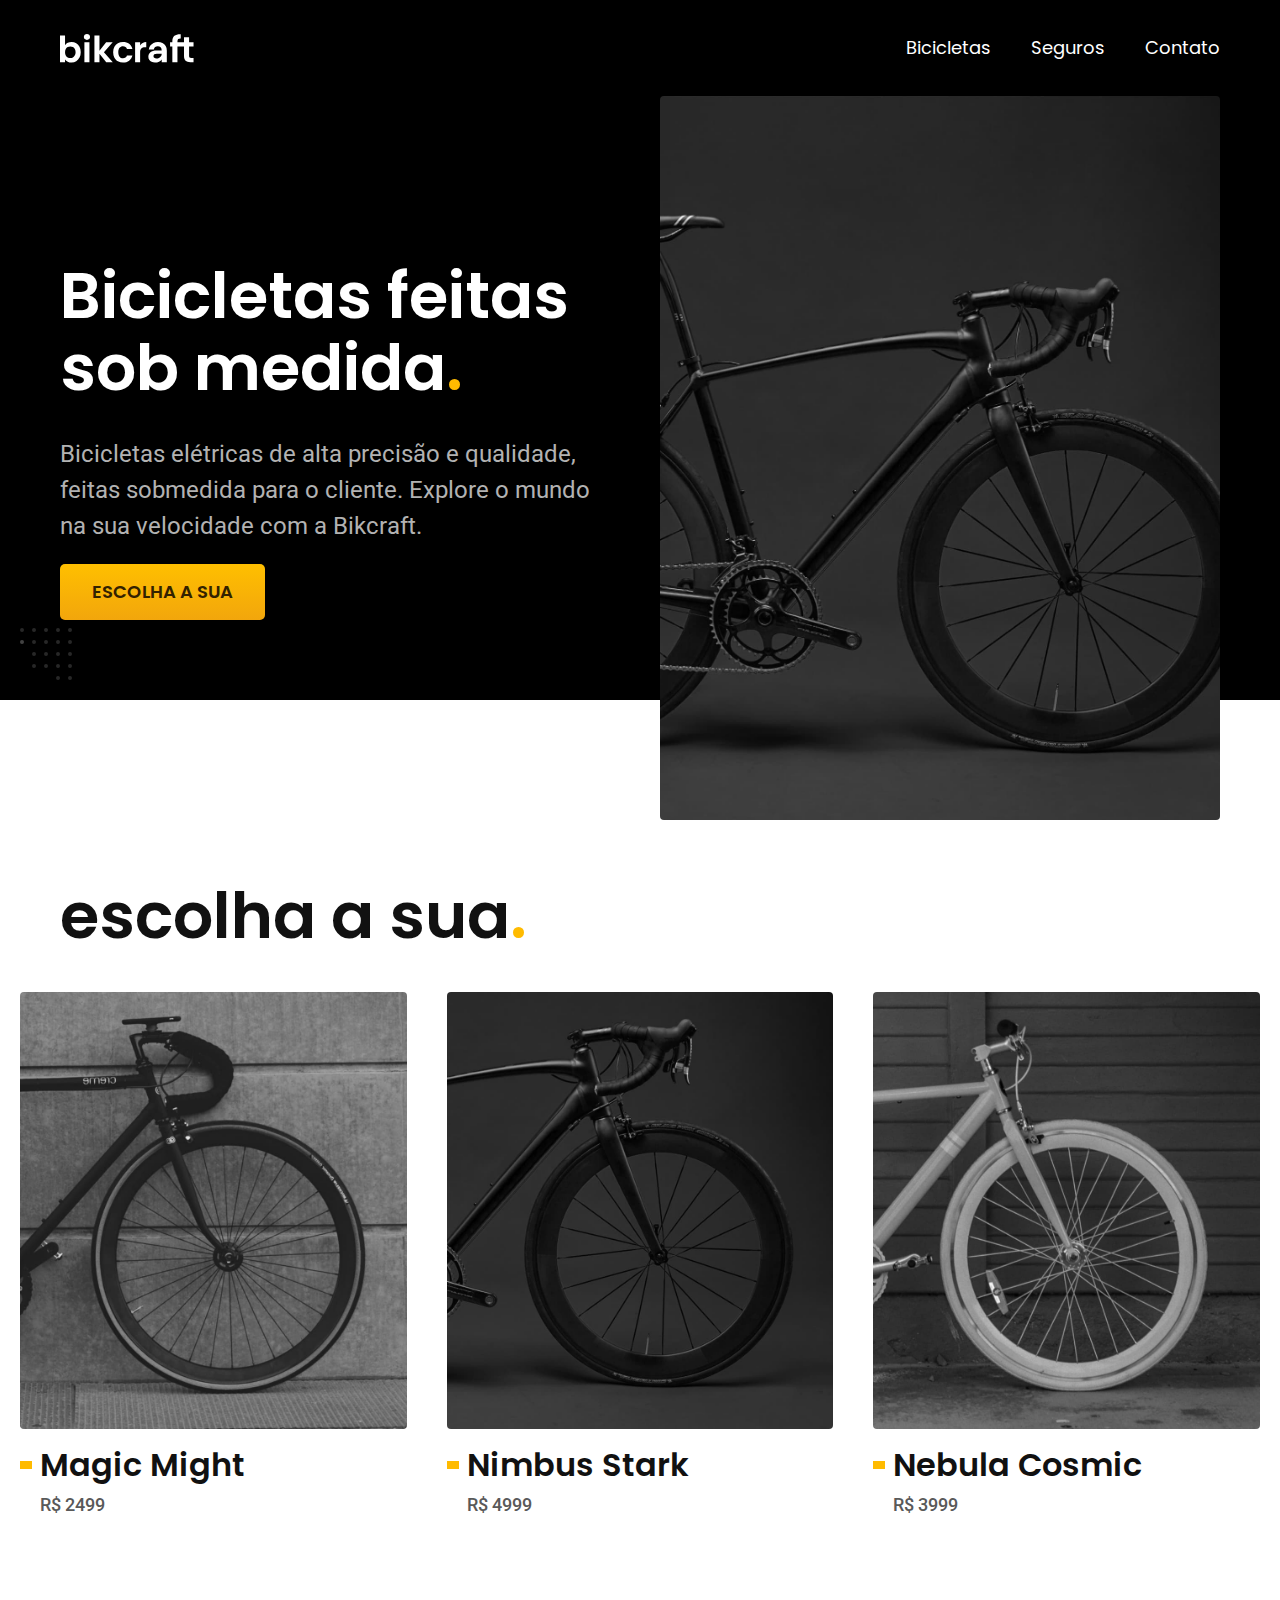
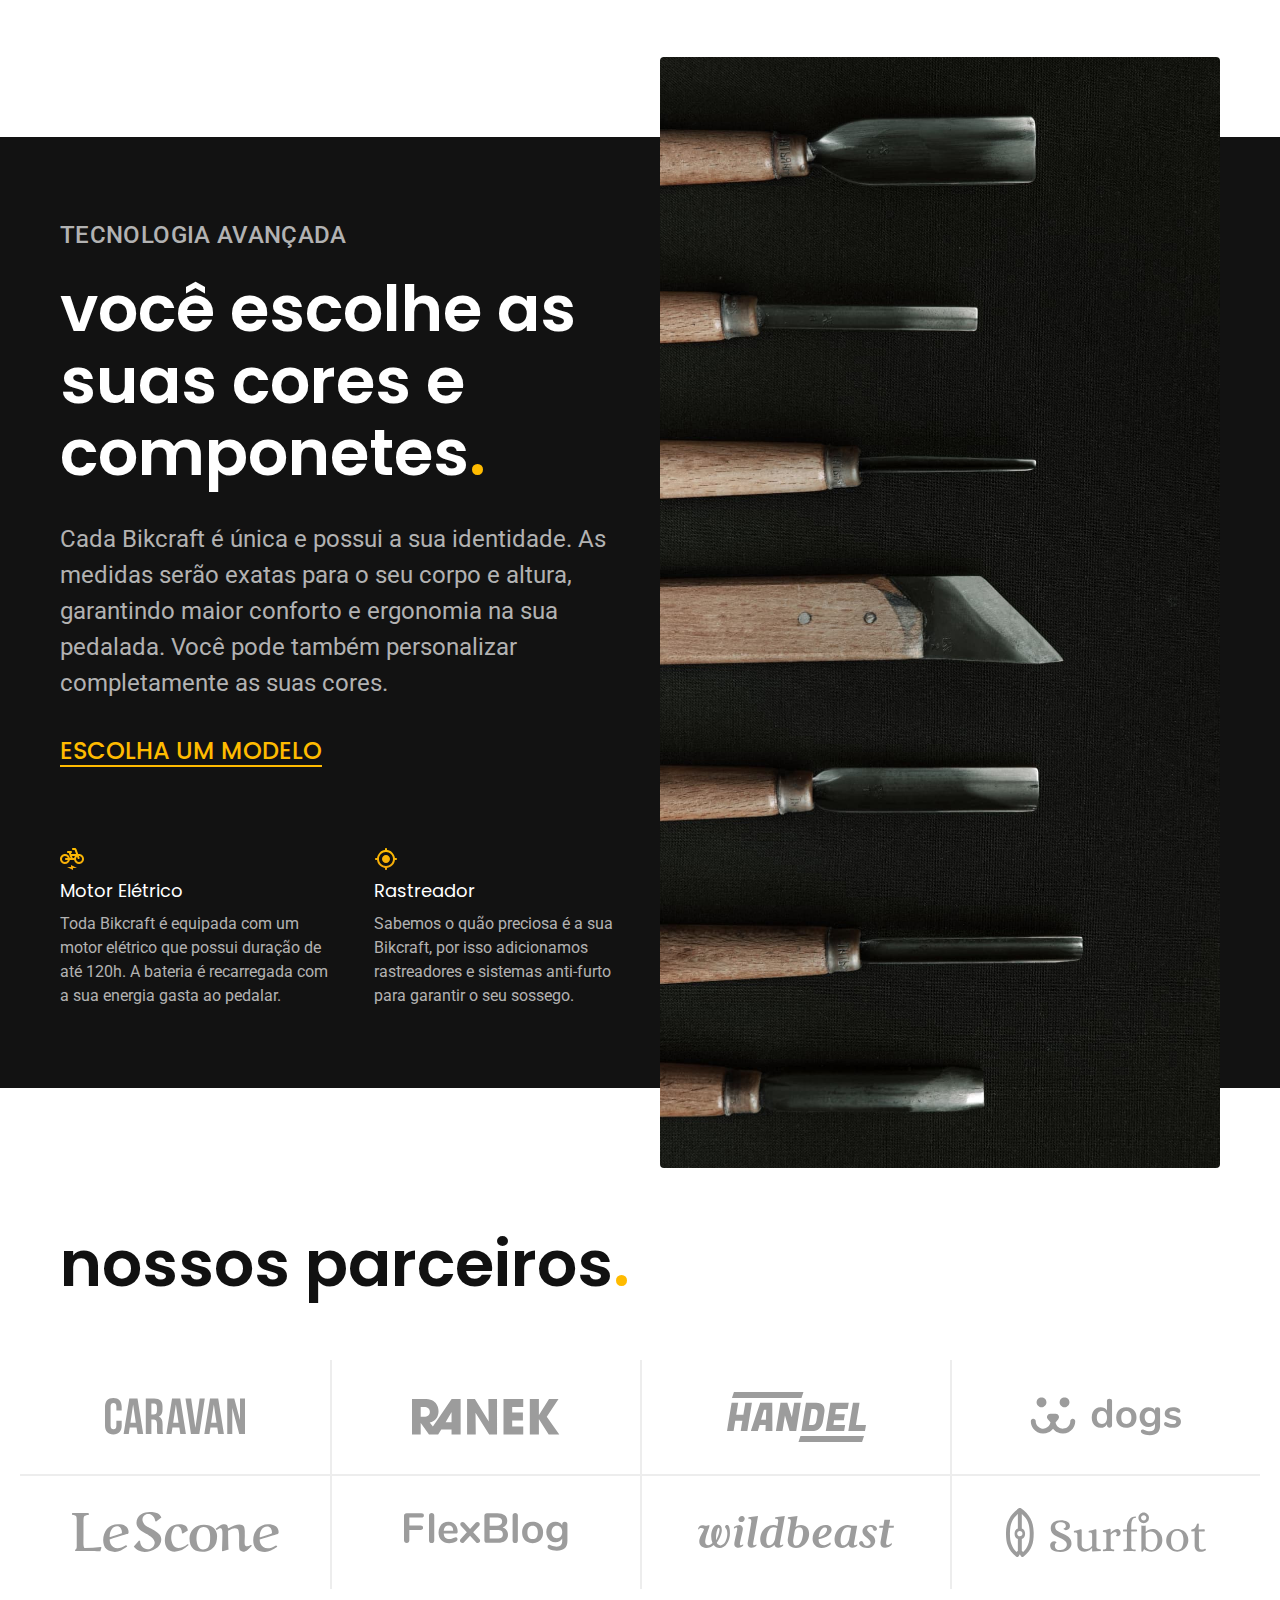
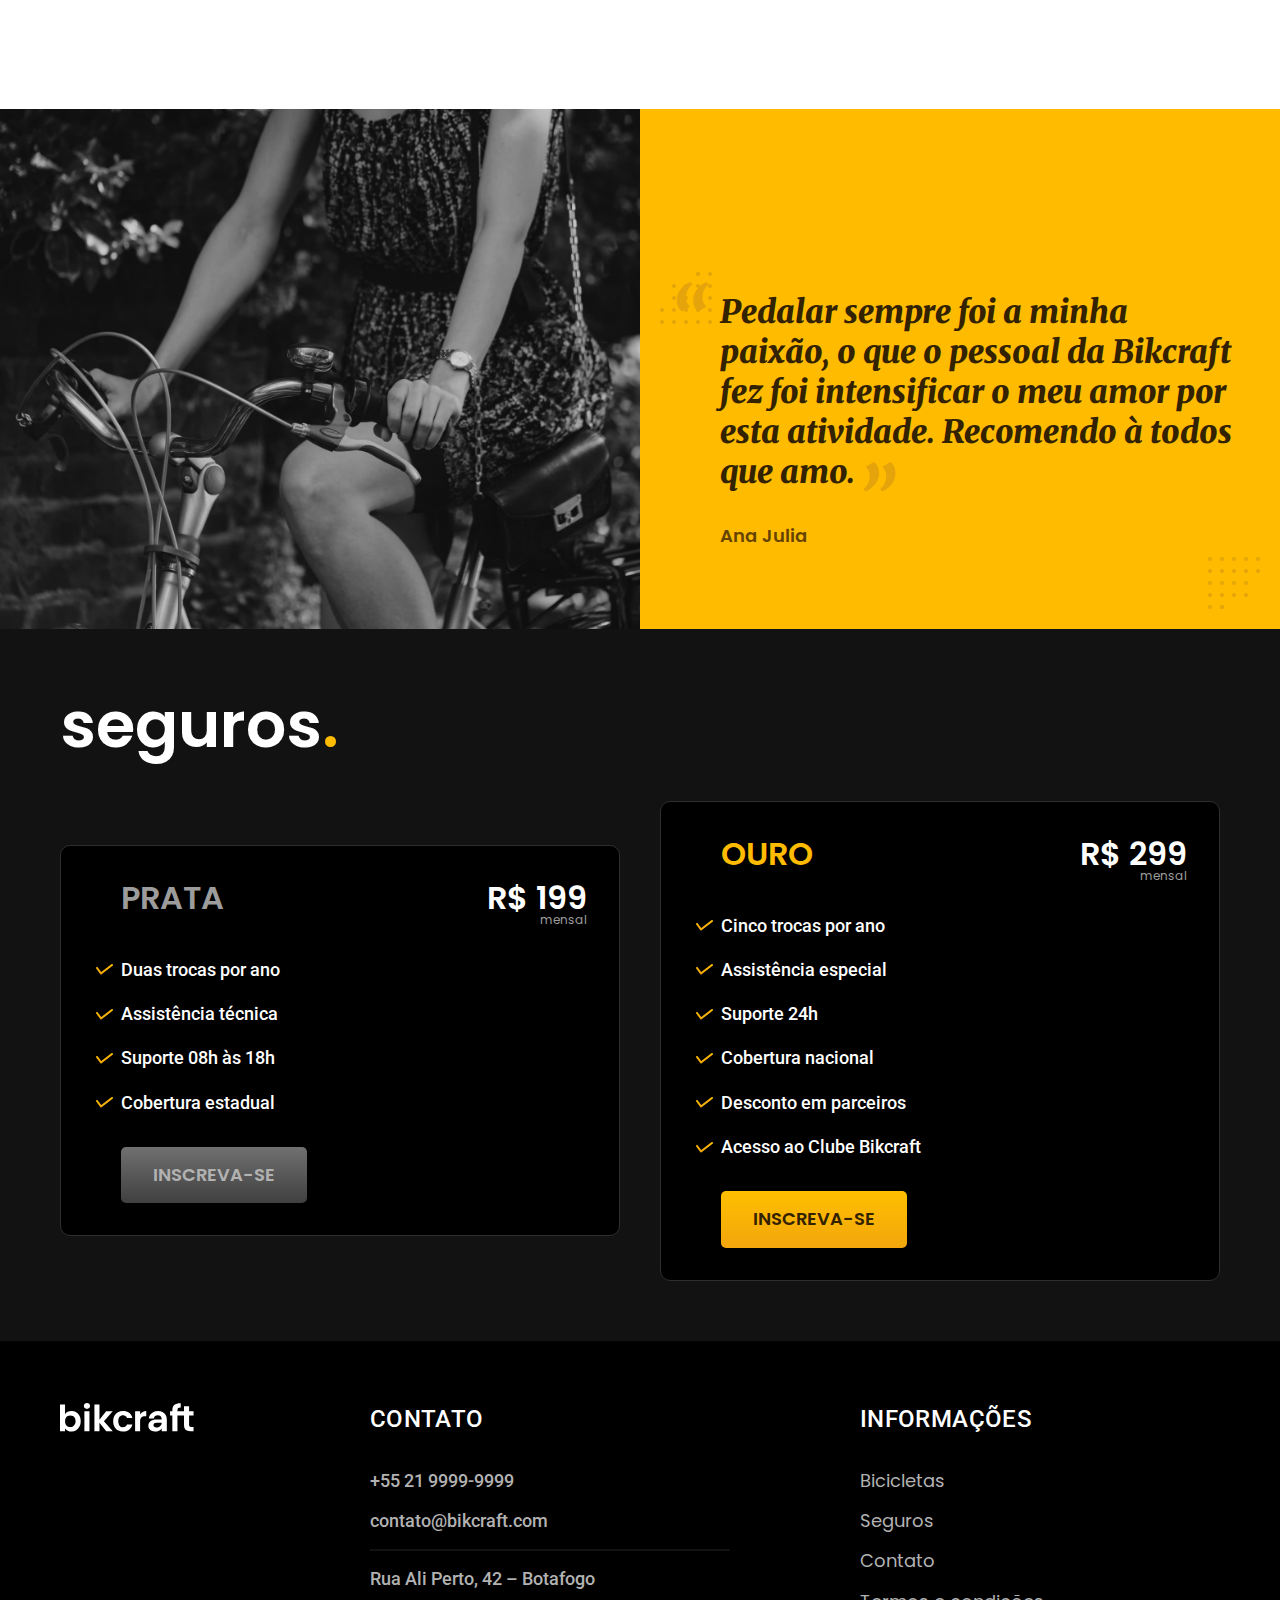
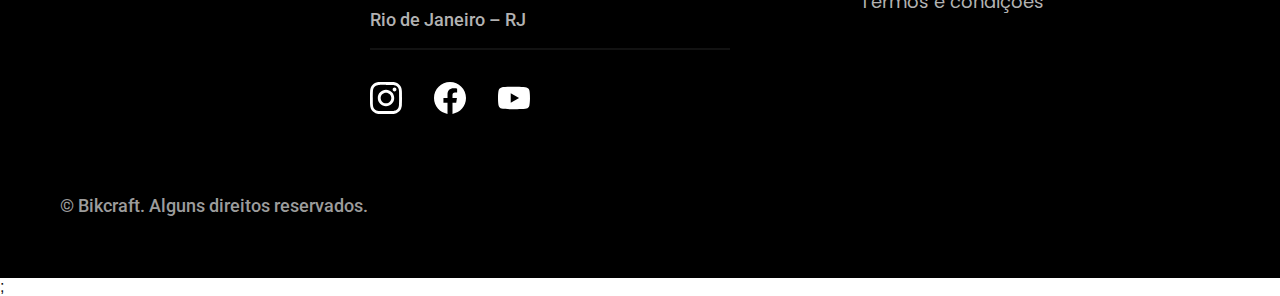
<file: index.html>
<!DOCTYPE html>
<html lang="pt-br">

<head>
  <meta charset="UTF-8">
  <meta name="viewport" content="width=device-width, initial-scale=1.0">
  <title>Bikcraft – Bicicletas Elétricas</title>
  <meta name="description" content="Bicicletas elétricas de alta precisão e qualidade, feitas sobmedida para o cliente. Explore o mundo na sua velocidade com a Bikcraft.">
  <link rel="shortcut icon" href="./favicon.svg" type="image/svg+xml">
  <link rel="preload" href="./css/style.min.css" as="style">
  <link rel="stylesheet" href="./css/style.min.css">
  <link rel="preconnect" href="https://fonts.googleapis.com">
  <link rel="preconnect" href="https://fonts.gstatic.com" crossorigin>
  <link href="https://fonts.googleapis.com/css2?family=Merriweather:ital,wght@1,900&family=Poppins:wght@400;600&family=Roboto:wght@400;500&display=swap" rel="stylesheet">
  <script>document.documentElement.classList.add("js");</script>
</head>

<body>
  <header class="header-bg">
    <div class="container header">
      <a href="./">
        <img src="./img/bikcraft-logo.svg" width="136" height="132" alt="Bikcraft">
      </a>
      <nav aria-label="primaria">
        <ul class="header-menu font-1-m cor-00">
          <li><a href="./bicicletas.html">Bicicletas</a></li>
          <li><a href="./seguros.html">Seguros</a></li>
          <li><a href="./contato.html">Contato</a></li>
        </ul>
      </nav>
    </div>
  </header>

  <!-- Introdução -->
  <main class="introducao-bg">
    <div class="container introducao">
      <div class="introducao-conteudo">
        <h1 class="font-1-xxl cor-00 fadeInLeft" data-anime="200">Bicicletas feitas sob medida<span class="cor-p-1">.</span></h1>
        <p class="font-2-l cor-05  fadeInLeft" data-anime="400">Bicicletas elétricas de alta precisão e qualidade, feitas sobmedida para o cliente. Explore o mundo na sua velocidade com a Bikcraft.</p>
        <a class="botao fadeInUp" href="./bicicletas.html" data-anime="600">Escolha a sua</a>
      </div>
      <picture data-anime="800" class=" fadeInDown">
        <source media="(max-width:800px)" srcset="./img/bicicletas/nimbus.jpg">
        <img src="./img/fotos/foto-intro.jpg" width="1236" height="1597" alt="Bicicleta elétrica preta.">
      </picture>
    </div>
  </main>

  <!-- Bicicletas -->
  <article class="bicicletas-lista">
    <h2 class="container font-1-xxl">escolha a sua<span class="cor-p-1">.</span></h2>
    <ul>
      <li>
        <a href="./bicicletas/magic.html">
          <img src="/img/bicicletas/magic-home.jpg" width="920" height="1040" alt="Magic Might">
          <h3 class="font-1-xl">Magic Might</h3>
          <span class="font-2-m cor-08">R$ 2499</span>
        </a>
      </li>
      <li>
        <a href="./bicicletas/nimbus.html">
          <img src="/img/bicicletas/nimbus-home.jpg" width="920" height="1040" alt="Nimbus Stark">
          <h3 class="font-1-xl">Nimbus Stark</h3>
          <span class="font-2-m cor-08">R$ 4999</span>
        </a>
      </li>
      <li>
        <a href="./bicicletas/nebula.html">
          <img src="/img/bicicletas/nebula-home.jpg" width="920" height="1040" alt="Nebula Cosmic">
          <h3 class="font-1-xl">Nebula Cosmic</h3>
          <span class="font-2-m cor-08">R$ 3999</span>
        </a>
      </li>
    </ul>
  </article>

  <!-- Tecnologia -->
  <article class="tecnologia-bg">
    <div class="container tecnologia">
      <div class="tecnologia-conteudo">
        <span class="font-2-l-b cor-05">Tecnologia Avançada</span>
        <h2 class="font-1-xxl cor-00">você escolhe as suas cores e componetes<span class="cor-p-1">.</span></h2>
        <p class="font-2-l cor-05">Cada Bikcraft é única e possui a sua identidade. As medidas serão exatas para o seu corpo e altura, garantindo maior conforto e ergonomia na sua pedalada. Você pode também personalizar completamente as suas cores.</p>
        <a class="link" href="./bicicletas.html">Escolha um Modelo</a>
        <div class="tecnologia-vantagens">
          <div>
            <img src="./img/icones/eletrica.svg" width="24" height="24" alt="">
            <h3 class="font-1-m cor-00">Motor Elétrico</h3>
            <p class="font-2-s cor-05">Toda Bikcraft é equipada com um motor elétrico que possui duração de até 120h. A bateria é recarregada com a sua energia gasta ao pedalar.</p>
          </div>
          <div>
            <img src="./img/icones/rastreador.svg" width="24" height="24" alt="">
            <h3 class="font-1-m cor-00">Rastreador</h3>
            <p class="font-2-s cor-05">Sabemos o quão preciosa é a sua Bikcraft, por isso adicionamos rastreadores e sistemas anti-furto para garantir o seu sossego.</p>
          </div>
        </div>
      </div>
      <div class="tecnologia-imagem">
        <img src="./img/fotos/tecnologia.jpg" width="1400" height="2200" alt="Ferramentas">
      </div>
    </div>
  </article>

  <!-- Parceiros -->
  <section class="parceiros" aria-label="Nossos Parceiros">
    <h2 class="container font-1-xxl">nossos parceiros<span class="cor-p-1">.</span></h2>
    <ul>
      <li><img src="./img/parceiros/caravan.svg" alt="Caravan"></li>
      <li><img src="./img/parceiros/ranek.svg" alt="Ranek"></li>
      <li><img src="./img/parceiros/handel.svg" alt="Handel"></li>
      <li><img src="./img/parceiros/dogs.svg" alt="Dogs"></li>
      <li><img src="./img/parceiros/lescone.svg" alt="Lescone"></li>
      <li><img src="./img/parceiros/flexblog.svg" alt="Flexblog"></li>
      <li><img src="./img/parceiros/wildbeast.svg" alt="Wildbeast"></li>
      <li><img src="./img/parceiros/surfbot.svg" alt="Surfbot"></li>
    </ul>
  </section>

  <!-- Depoimento -->
  <section class="depoimento" aria-label="Depoimento">
    <div>
      <img src="./img/fotos/depoimento.jpg" alt="Pessoa pedalando uma bicicleta Bikcraft">
    </div>
    <div class="depoimento-conteudo">
      <blockquote class="font-1-xl cor-p-5">
        <p>Pedalar sempre foi a minha paixão, o que o pessoal da Bikcraft fez foi intensificar o meu amor por esta atividade. Recomendo à todos que amo.</p>
      </blockquote>
      <span class="font-1-m-b cor-p-4">Ana Julia</span>
    </div>
  </section>

  <!-- Seguros -->
  <article class="seguros-bg">
    <div class="container seguros">
      <h2 class="font-1-xxl cor-00">seguros<span class="cor-p-1">.</span></h2>
      <div class="seguros-item">
        <h3 class="font-1-xl cor-06">PRATA</h3>
        <span class="font-1-xl cor-00">R$ 199<span class="font-1-xs cor-06">mensal</span></span>
        <ul class="font-2-m cor-00">
          <li>Duas trocas por ano</li>
          <li>Assistência técnica</li>
          <li>Suporte 08h às 18h</li>
          <li>Cobertura estadual</li>
        </ul>
        <a class="botao secundario" href="./orcamento.html">Inscreva-se</a>
      </div>
      <div class="seguros-item">
        <h3 class="font-1-xl cor-p-1">OURO</h3>
        <span class="font-1-xl cor-00">R$ 299<span class="font-1-xs cor-06">mensal</span></span>
        <ul class="font-2-m cor-00">
          <li>Cinco trocas por ano</li>
          <li>Assistência especial</li>
          <li>Suporte 24h</li>
          <li>Cobertura nacional</li>
          <li>Desconto em parceiros</li>
          <li>Acesso ao Clube Bikcraft</li>
        </ul>
        <a class="botao" href="./orcamento.html">Inscreva-se</a>
      </div>
    </div>
  </article>

  <footer class="footer-bg">
    <div class="container footer">
      <a href="./">
        <img src="./img/bikcraft-logo.svg" alt="Bikcraft">
      </a>
      <div class="footer-contato">
        <h3 class="font-2-l-b cor-00">Contato</h3>
        <ul class="font-2-m cor-05">
          <li><a href="+5521999-999">+55 21 9999-9999</a></li>
          <li><a href="mailto:contato@bikcraft.com">contato@bikcraft.com</a></li>
          <li>Rua Ali Perto, 42 – Botafogo</li>
          <li>Rio de Janeiro – RJ</li>
        </ul>
        <div class="footer-redes">
          <a href="./">
            <img src="./img/redes-sociais/instagram.svg" alt="Instagram">
          </a>
          <a href="./">
            <img src="./img/redes-sociais/facebook.svg" alt="Facebook">
          </a>
          <a href="./">
            <img src="./img/redes-sociais/youtube.svg" alt="Youtube">
          </a>
        </div>
      </div>
      <div class="footer-informacoes">
        <h3 class="font-2-l-b cor-00">Informações</h3>
        <nav>
          <ul class="font-1-m cor-05">
            <li><a href="bicicletas.html">Bicicletas</a></li>
            <li><a href="seguros.html">Seguros</a></li>
            <li><a href="contato.html">Contato</a></li>
            <li><a href="termos.html">Termos e condições</a></li>
          </ul>
        </nav>
      </div>
      <p class="footer-copy font-2-m cor-06">© Bikcraft. Alguns direitos reservados.</p>
    </div>
  </footer>
  <script src="./js/plugins/simple-anime.js"></script>;
  <script src="./js/script.js"></script>
</body>

</html>
</file>
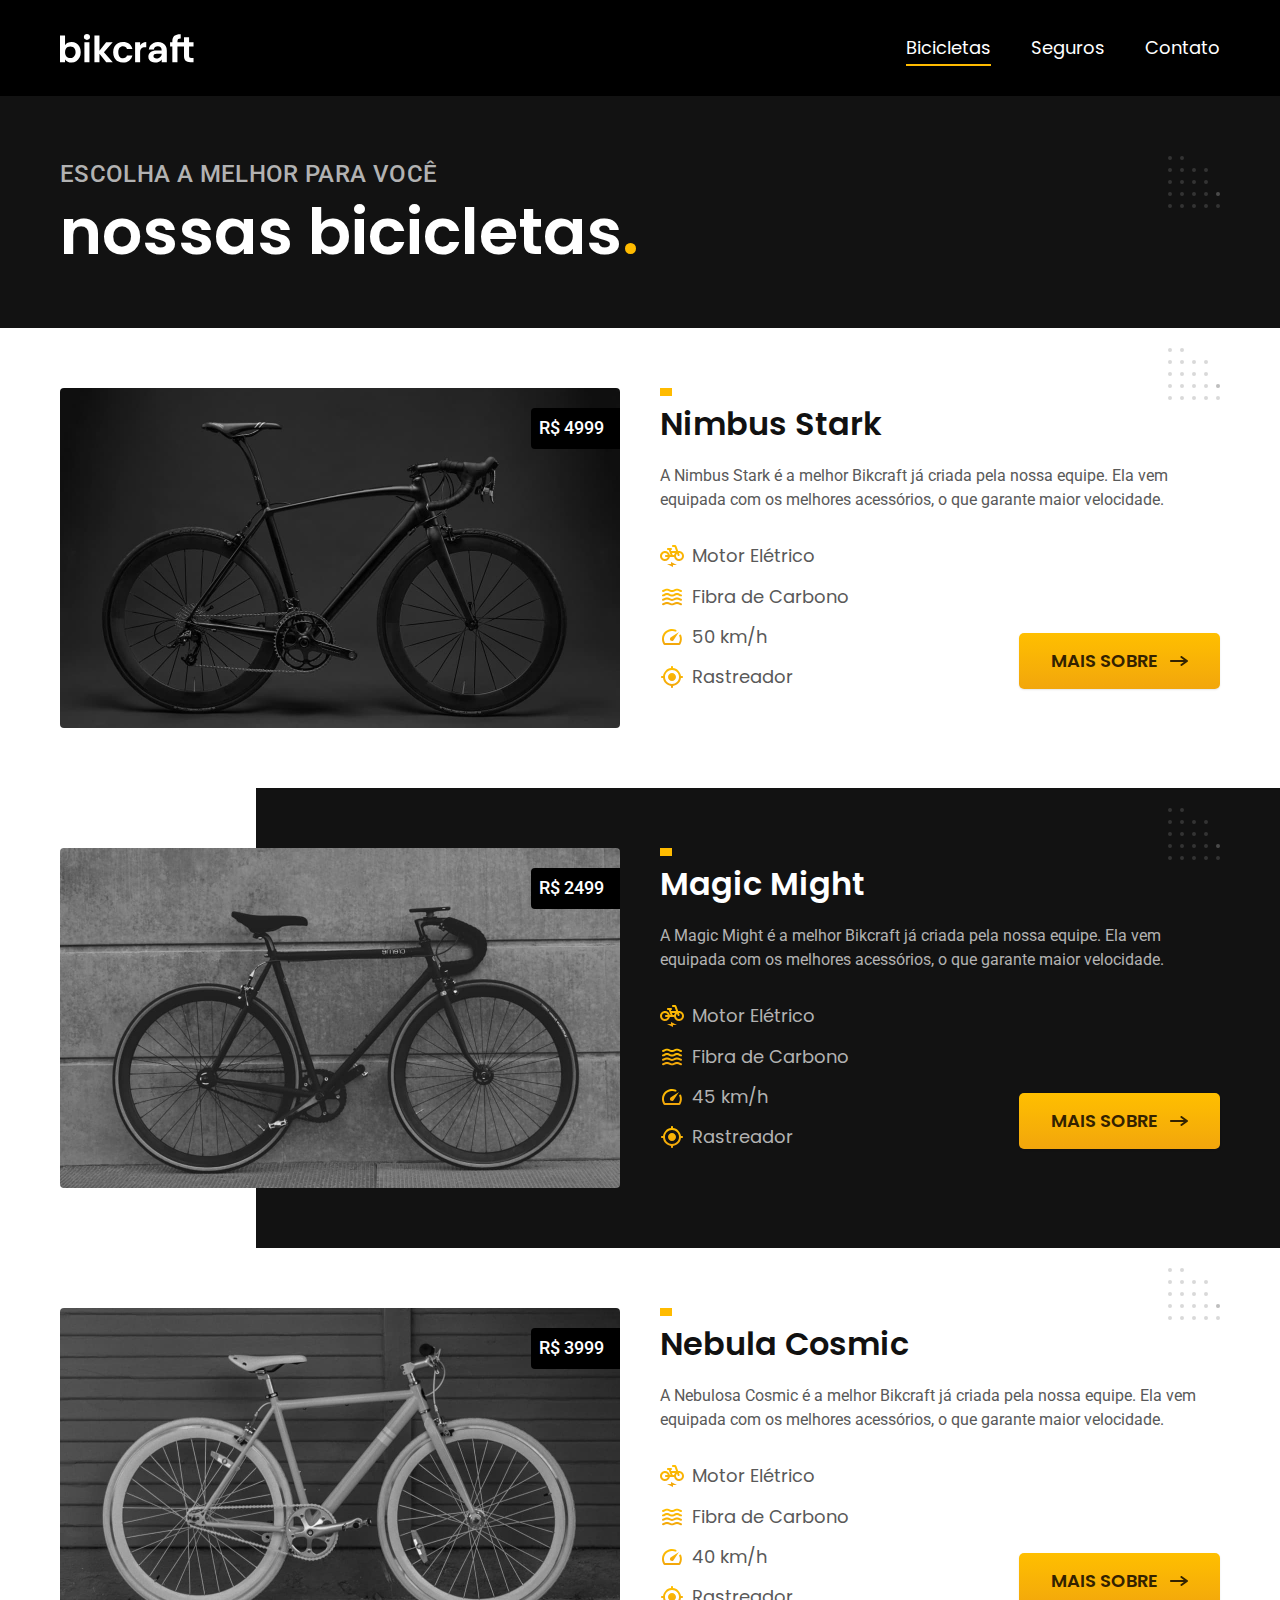
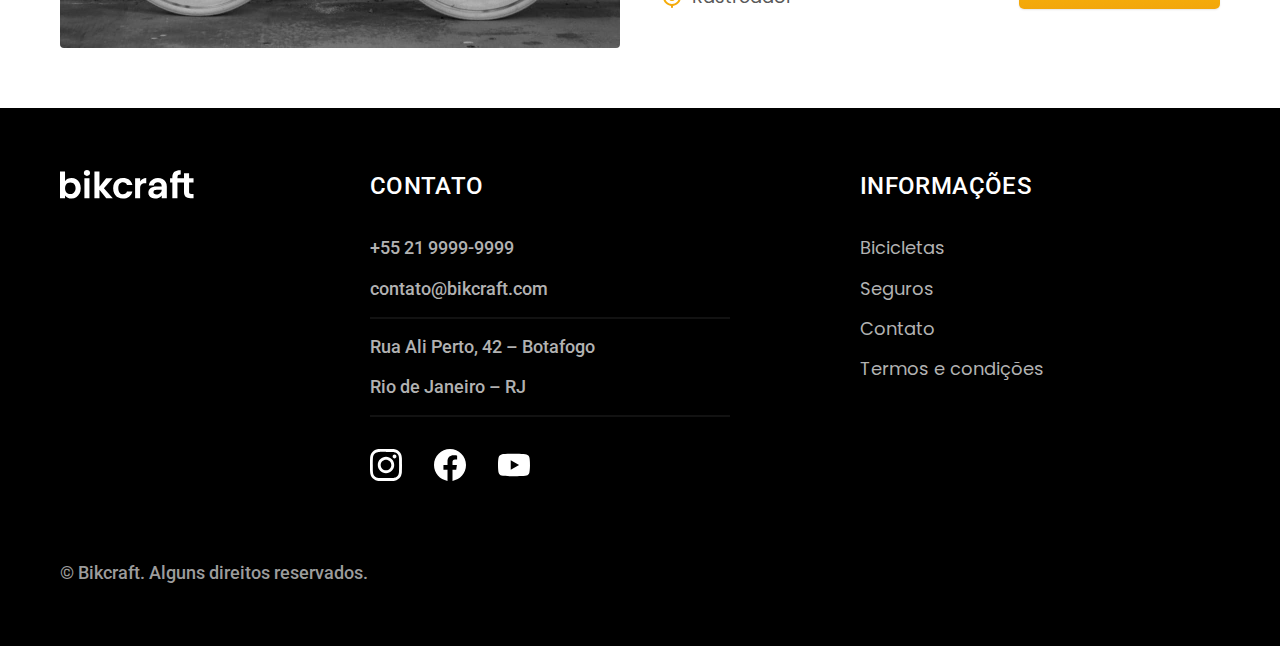
<file: bicicletas.html>
<!DOCTYPE html>
<html lang="pt-br">

<head>
  <meta charset="UTF-8">
  <meta name="viewport" content="width=device-width, initial-scale=1.0">
  <title>Bicicletas | Bikcraft</title>
  <meta name="description" content="Termos e condições da Bikcraft.">
  <link rel="shortcut icon" href="./favicon.svg" type="image/svg+xml">
  <link rel="preload" href="./css/style.min.css" as="style">
  <link rel="stylesheet" href="./css/style.min.css">
  <link rel="preconnect" href="https://fonts.googleapis.com">
  <link rel="preconnect" href="https://fonts.gstatic.com" crossorigin>
  <link href="https://fonts.googleapis.com/css2?family=Merriweather:ital,wght@1,900&family=Poppins:wght@400;600&family=Roboto:wght@400;500&display=swap" rel="stylesheet">
  <script>document.documentElement.classList.add("js");</script>
</head>

<body id="bicicletas">
  <header class="header-bg">
    <div class="container header">
      <a href="./">
        <img src="./img/bikcraft-logo.svg" alt="Bikcraft">
      </a>
      <nav aria-label="primaria">
        <ul class="header-menu font-1-m cor-00">
          <li><a href="./bicicletas.html">Bicicletas</a></li>
          <li><a href="./seguros.html">Seguros</a></li>
          <li><a href="./contato.html">Contato</a></li>
        </ul>
      </nav>
    </div>
  </header>

  <main>
    <div class="titulo-bg">
      <div class="container titulo">
        <p class="font-2-l-b cor-05">Escolha a melhor para você</p>
        <h1 class="font-1-xxl cor-00">nossas bicicletas<span class="cor-p-1">.</span></h1>
      </div>
    </div>

    <!-- Nimbus Stark -->
    <div class="bicicletas container">
      <div class=bicicletas-imagem>
        <img src="/img/bicicletas/nimbus.jpg" alt="Nimbus Stark">
        <span class="font-2-m cor-00">R$ 4999</span>
      </div>
      <div class=bicicletas-conteudo>
        <h2 class="font-1-xl">Nimbus Stark</h2>
        <p class="font-2-s cor-08">A Nimbus Stark é a melhor Bikcraft já criada pela nossa equipe. Ela vem equipada com os melhores acessórios, o que garante maior velocidade.</p>
        <ul class="font-1-m cor-08">
          <li><img src="./img/icones/eletrica.svg" alt="">Motor Elétrico</li>
          <li><img src="./img/icones/carbono.svg" alt="">Fibra de Carbono</li>
          <li><img src="./img/icones/velocidade.svg" alt="">50 km/h</li>
          <li><img src="./img/icones/rastreador.svg" alt="">Rastreador</li>
        </ul>
        <a class="botao seta" href="./bicicletas/nimbus.html">Mais sobre</a>
      </div>
    </div>

    <!-- Magic Might -->
    <div class="bicicletas-bg">
      <div class="bicicletas container">
        <div class=bicicletas-imagem>
          <img src="/img/bicicletas/magic.jpg" alt="Magic Might">
          <span class="font-2-m cor-00">R$ 2499</span>
        </div>
        <div class=bicicletas-conteudo>
          <h2 class="font-1-xl cor-00">Magic Might</h2>
          <p class="font-2-s cor-05">A Magic Might é a melhor Bikcraft já criada pela nossa equipe. Ela vem equipada com os melhores acessórios, o que garante maior velocidade.</p>
          <ul class="font-1-m cor-05">
            <li><img src="./img/icones/eletrica.svg" alt="">Motor Elétrico</li>
            <li><img src="./img/icones/carbono.svg" alt="">Fibra de Carbono</li>
            <li><img src="./img/icones/velocidade.svg" alt="">45 km/h</li>
            <li><img src="./img/icones/rastreador.svg" alt="">Rastreador</li>
          </ul>
          <a class="botao seta" href="./bicicletas/magic.html">Mais sobre</a>
        </div>
      </div>
    </div>

    <!-- Nebula Cosmic -->
    <div class="bicicletas container">
      <div class=bicicletas-imagem>
        <img src="/img/bicicletas/nebula.jpg" alt="Nebula Cosmic">
        <span class="font-2-m cor-00">R$ 3999</span>
      </div>
      <div class=bicicletas-conteudo>
        <h2 class="font-1-xl">Nebula Cosmic</h2>
        <p class="font-2-s cor-08">A Nebulosa Cosmic é a melhor Bikcraft já criada pela nossa equipe. Ela vem equipada com os melhores acessórios, o que garante maior velocidade.</p>
        <ul class="font-1-m cor-08">
          <li><img src="./img/icones/eletrica.svg" alt="">Motor Elétrico</li>
          <li><img src="./img/icones/carbono.svg" alt="">Fibra de Carbono</li>
          <li><img src="./img/icones/velocidade.svg" alt="">40 km/h</li>
          <li><img src="./img/icones/rastreador.svg" alt="">Rastreador</li>
        </ul>
        <a class="botao seta" href="./bicicletas/nebula.html">Mais sobre</a>
      </div>
    </div>

  </main>

  <footer class="footer-bg">
    <div class="container footer">
      <a href="./">
        <img src="./img/bikcraft-logo.svg" alt="Bikcraft">
      </a>
      <div class="footer-contato">
        <h3 class="font-2-l-b cor-00">Contato</h3>
        <ul class="font-2-m cor-05">
          <li><a href="+5521999-999">+55 21 9999-9999</a></li>
          <li><a href="mailto:contato@bikcraft.com">contato@bikcraft.com</a></li>
          <li>Rua Ali Perto, 42 – Botafogo</li>
          <li>Rio de Janeiro – RJ</li>
        </ul>
        <div class="footer-redes">
          <a href="./">
            <img src="./img/redes-sociais/instagram.svg" alt="Instagram">
          </a>
          <a href="./">
            <img src="./img/redes-sociais/facebook.svg" alt="Facebook">
          </a>
          <a href="./">
            <img src="./img/redes-sociais/youtube.svg" alt="Youtube">
          </a>
        </div>
      </div>
      <div class="footer-informacoes">
        <h3 class="font-2-l-b cor-00">Informações</h3>
        <nav>
          <ul class="font-1-m cor-05">
            <li><a href="bicicletas.html">Bicicletas</a></li>
            <li><a href="seguros.html">Seguros</a></li>
            <li><a href="contato.html">Contato</a></li>
            <li><a href="termos.html">Termos e condições</a></li>
          </ul>
        </nav>
      </div>
      <p class="footer-copy font-2-m cor-06">© Bikcraft. Alguns direitos reservados.</p>
    </div>
  </footer>

  <script src="./js/script.js"></script>
</body>

</html>
</file>
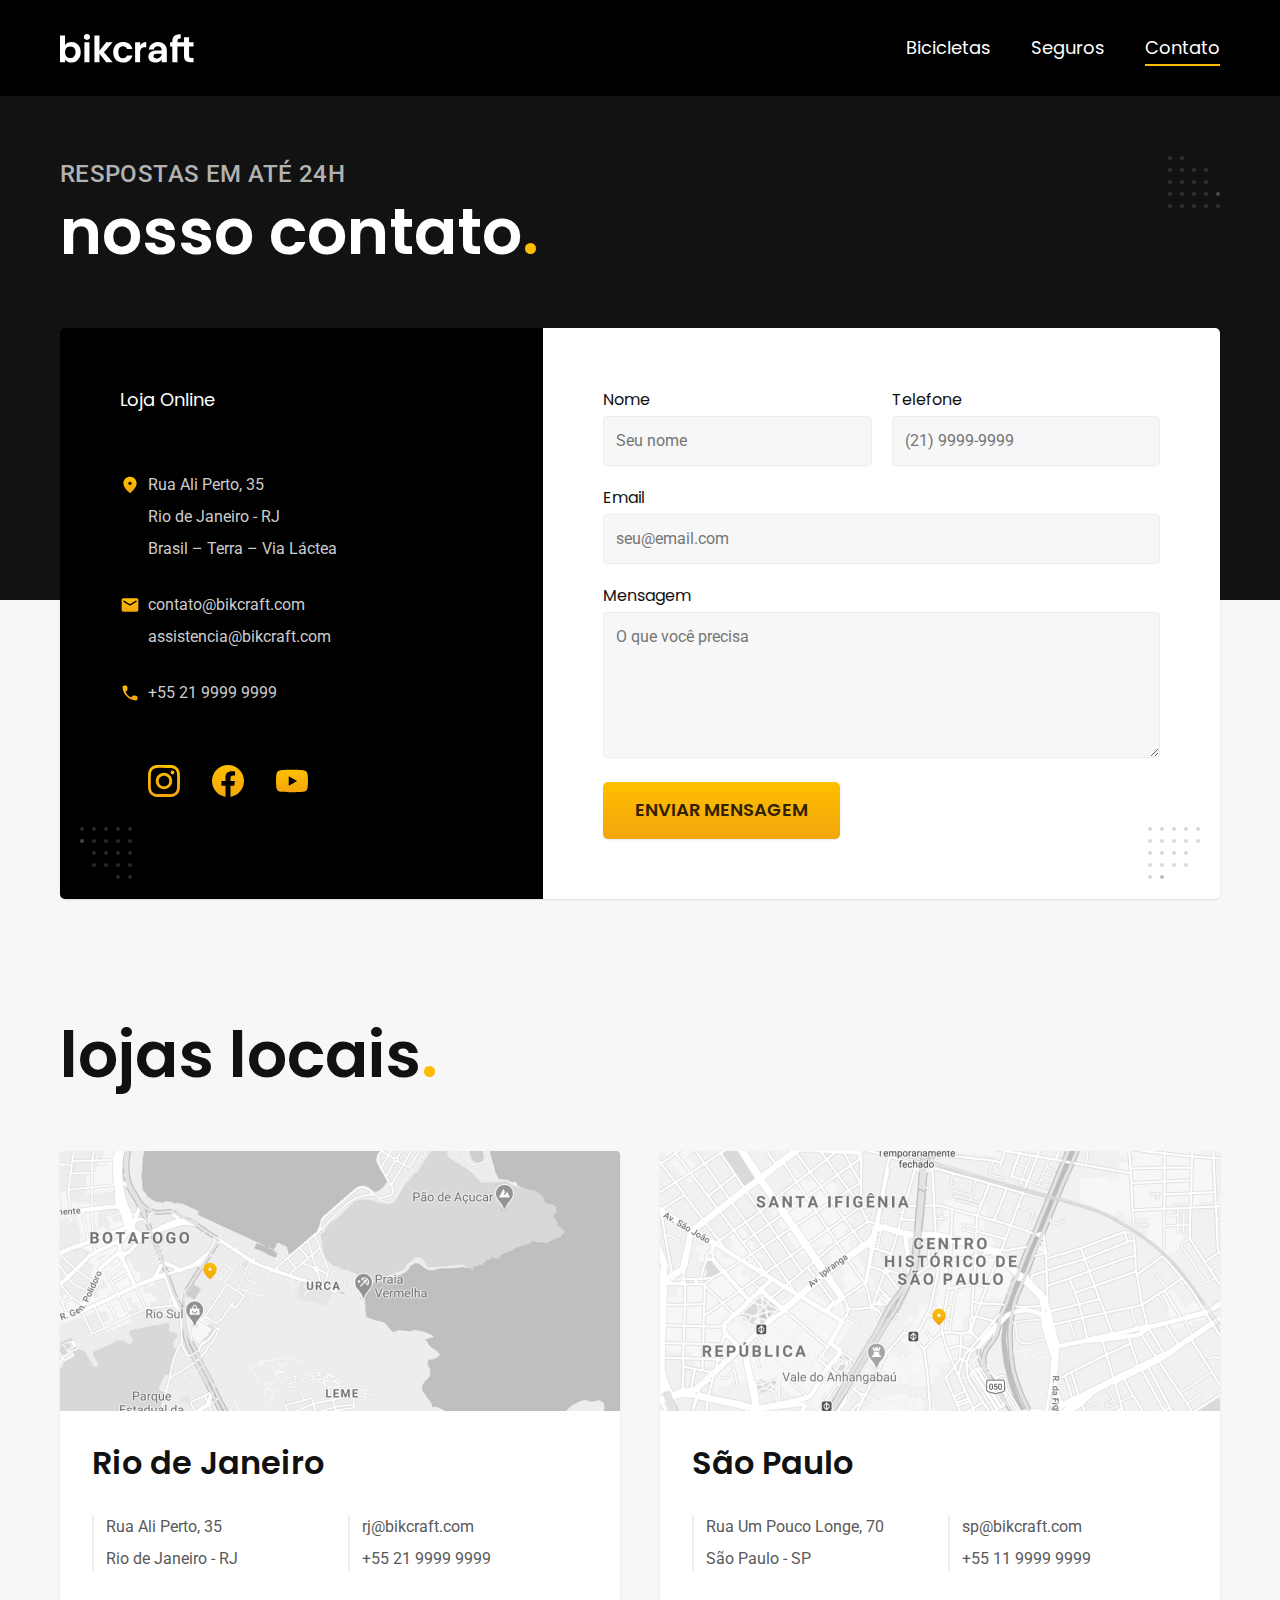
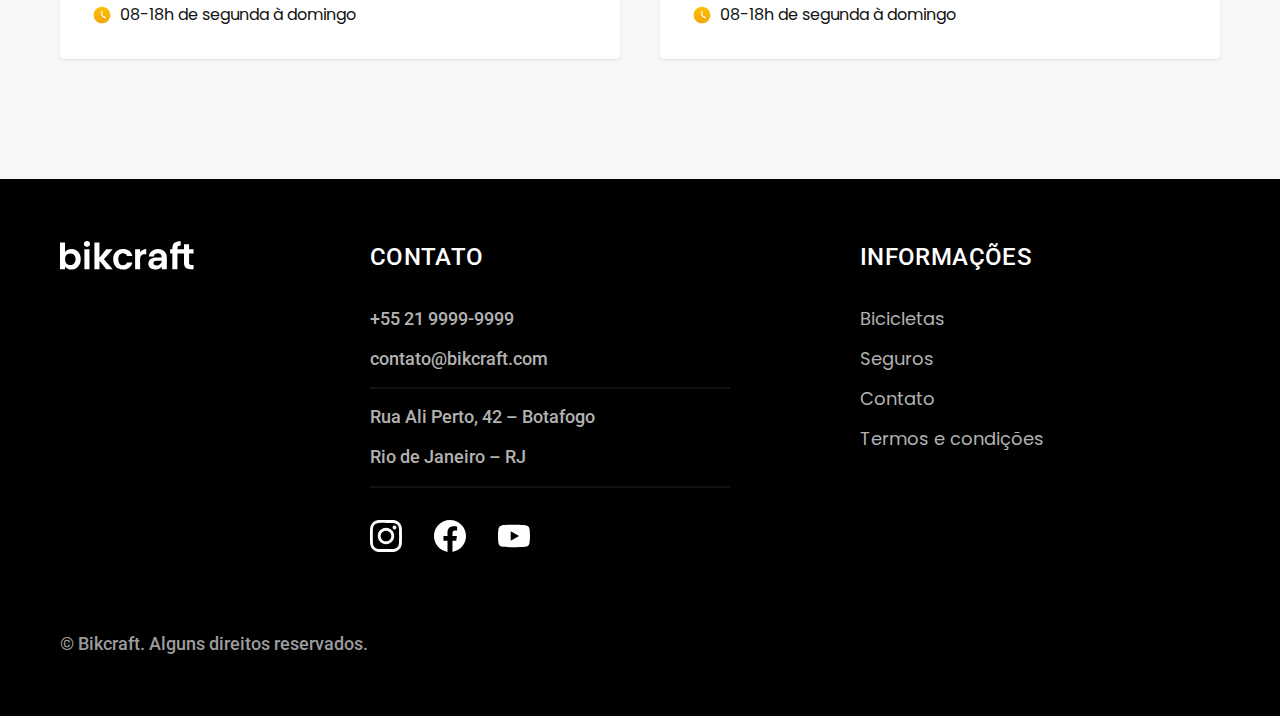
<file: contato.html>
<!DOCTYPE html>
<html lang="pt-br">

<head>
  <meta charset="UTF-8">
  <meta name="viewport" content="width=device-width, initial-scale=1.0">
  <title>Contato | Bikcraft</title>
  <meta name="description" content="Termos e condições da Bikcraft.">
  <link rel="shortcut icon" href="./favicon.svg" type="image/svg+xml">
  <link rel="preload" href="./css/style.min.css" as="style">
  <link rel="stylesheet" href="./css/style.min.css">
  <link rel="preconnect" href="https://fonts.googleapis.com">
  <link rel="preconnect" href="https://fonts.gstatic.com" crossorigin>
  <link href="https://fonts.googleapis.com/css2?family=Merriweather:ital,wght@1,900&family=Poppins:wght@400;600&family=Roboto:wght@400;500&display=swap" rel="stylesheet">
  <script>document.documentElement.classList.add("js");</script>
</head>

<body id="contato">
  <header class="header-bg">
    <div class="container header">
      <a href="./">
        <img src="./img/bikcraft-logo.svg" alt="Bikcraft">
      </a>
      <nav aria-label="primaria">
        <ul class="header-menu font-1-m cor-00">
          <li><a href="./bicicletas.html">Bicicletas</a></li>
          <li><a href="./seguros.html">Seguros</a></li>
          <li><a href="./contato.html">Contato</a></li>
        </ul>
      </nav>
    </div>
  </header>

  <main>
    <div class="titulo-bg">
      <div class="container titulo">
        <p class="font-2-l-b cor-05">Respostas em até 24h</p>
        <h1 class="font-1-xxl cor-00">nosso contato<span class="cor-p-1">.</span></h1>
      </div>
    </div>

    <div class="contato container">
      <section class="contato-dados" aria-label="Endereço">
        <h2 class="font-1-m cor-00">Loja Online</h2>
        <div class="contato-endereco font-2-s cor-04">
          <p>Rua Ali Perto, 35</p>
          <p>Rio de Janeiro - RJ</p>
          <p>Brasil – Terra – Via Láctea</p>
        </div>
        <address class="contato-meios font-2-s cor-04">
          <a href="mailto:contato@bikcraft.com">contato@bikcraft.com</a>
          <a href="mailto:assistencia@bikcraft.com">assistencia@bikcraft.com</a>
          <a href="tel:+552199999999">+55 21 9999 9999</a>
        </address>
        <div class="contato-redes">
          <a href="./">
            <img src="./img/redes-sociais/instagram-amarelo.svg" alt="Instagram">
          </a>
          <a href="./">
            <img src="./img/redes-sociais/facebook-amarelo.svg" alt="Facebook">
          </a>
          <a href="./">
            <img src="./img/redes-sociais/youtube-amarelo.svg" alt="Youtube">
          </a>
        </div>
      </section>
      <section class="contato-formulario" aria-label="Formulário">
        <form class="form" action="./contato.html">
          <div>
            <label for="nome">Nome</label>
            <input type="text" id="nome" name="nome" placeholder="Seu nome">
          </div>
          <div>
            <label for="telefone">Telefone</label>
            <input type="text" id="telefone" name="telefone" placeholder="(21) 9999-9999">
          </div>
          <div class="col-2">
            <label for="email">Email</label>
            <input type="email" id="email" name="email" placeholder="seu@email.com">
          </div>
          <div class="col-2">
            <label for="mensagem">Mensagem</label>
            <textarea rows="5" id="mensagem" name="mensagem" placeholder="O que você precisa"></textarea>
          </div>
          <button class="botao col-2">Enviar mensagem</button>
        </form>
      </section>
    </div>
  </main>

  <article class="lojas container">
    <h2 class="font-1-xxl">lojas locais<span class="cor-p-1">.</span></h2>

    <div class="lojas-item">
      <img src="./img/lojas/mapa-rj.jpg" alt="Mapa marcando o endereço em Rua Ali Perto, 35 – Rio de Janeiro - RJ">
      <div class="lojas-conteudo">
        <h3 class="font-1-xl">Rio de Janeiro</h3>
        <div class="lojas-dados font-2-s cor-08">
          <p>Rua Ali Perto, 35</p>
          <p>Rio de Janeiro - RJ</p>
        </div>
        <div class="lojas-dados font-2-s cor-08">
          <a href="mailto:rj@bikcraft.com">rj@bikcraft.com</a>
          <a href="tel:+552199999999">+55 21 9999 9999</a>
        </div>
        <p class="font-1-s lojas-tempo"><img src="./img/icones/horario.svg" alt="">08-18h de segunda à domingo</p>
      </div>
    </div>

    <div class="lojas-item">
      <img src="./img/lojas/mapa-sp.jpg" alt="Mapa marcando o endereço em Rua Um Pouco Longe, 70 – São Paulo - SP">
      <div class="lojas-conteudo">
        <h3 class="font-1-xl">São Paulo</h3>
        <div class="lojas-dados font-2-s cor-08">
          <p>Rua Um Pouco Longe, 70</p>
          <p>São Paulo - SP</p>
        </div>
        <div class="lojas-dados font-2-s cor-08">
          <a href="mailto:sp@bikcraft.com">sp@bikcraft.com</a>
          <a href="tel:+551199999999">+55 11 9999 9999</a>
        </div>
        <p class="font-1-s lojas-tempo"><img src="./img/icones/horario.svg" alt="">08-18h de segunda à domingo</p>
      </div>
    </div>

  </article>

  <footer class="footer-bg">
    <div class="container footer">
      <a href="./">
        <img src="./img/bikcraft-logo.svg" alt="Bikcraft">
      </a>
      <div class="footer-contato">
        <h3 class="font-2-l-b cor-00">Contato</h3>
        <ul class="font-2-m cor-05">
          <li><a href="+5521999-999">+55 21 9999-9999</a></li>
          <li><a href="mailto:contato@bikcraft.com">contato@bikcraft.com</a></li>
          <li>Rua Ali Perto, 42 – Botafogo</li>
          <li>Rio de Janeiro – RJ</li>
        </ul>
        <div class="footer-redes">
          <a href="./">
            <img src="./img/redes-sociais/instagram.svg" alt="Instagram">
          </a>
          <a href="./">
            <img src="./img/redes-sociais/facebook.svg" alt="Facebook">
          </a>
          <a href="./">
            <img src="./img/redes-sociais/youtube.svg" alt="Youtube">
          </a>
        </div>
      </div>
      <div class="footer-informacoes">
        <h3 class="font-2-l-b cor-00">Informações</h3>
        <nav>
          <ul class="font-1-m cor-05">
            <li><a href="bicicletas.html">Bicicletas</a></li>
            <li><a href="seguros.html">Seguros</a></li>
            <li><a href="contato.html">Contato</a></li>
            <li><a href="termos.html">Termos e condições</a></li>
          </ul>
        </nav>
      </div>
      <p class="footer-copy font-2-m cor-06">© Bikcraft. Alguns direitos reservados.</p>
    </div>
  </footer>

  <script src="./js/script.js"></script>
</body>

</html>
</file>
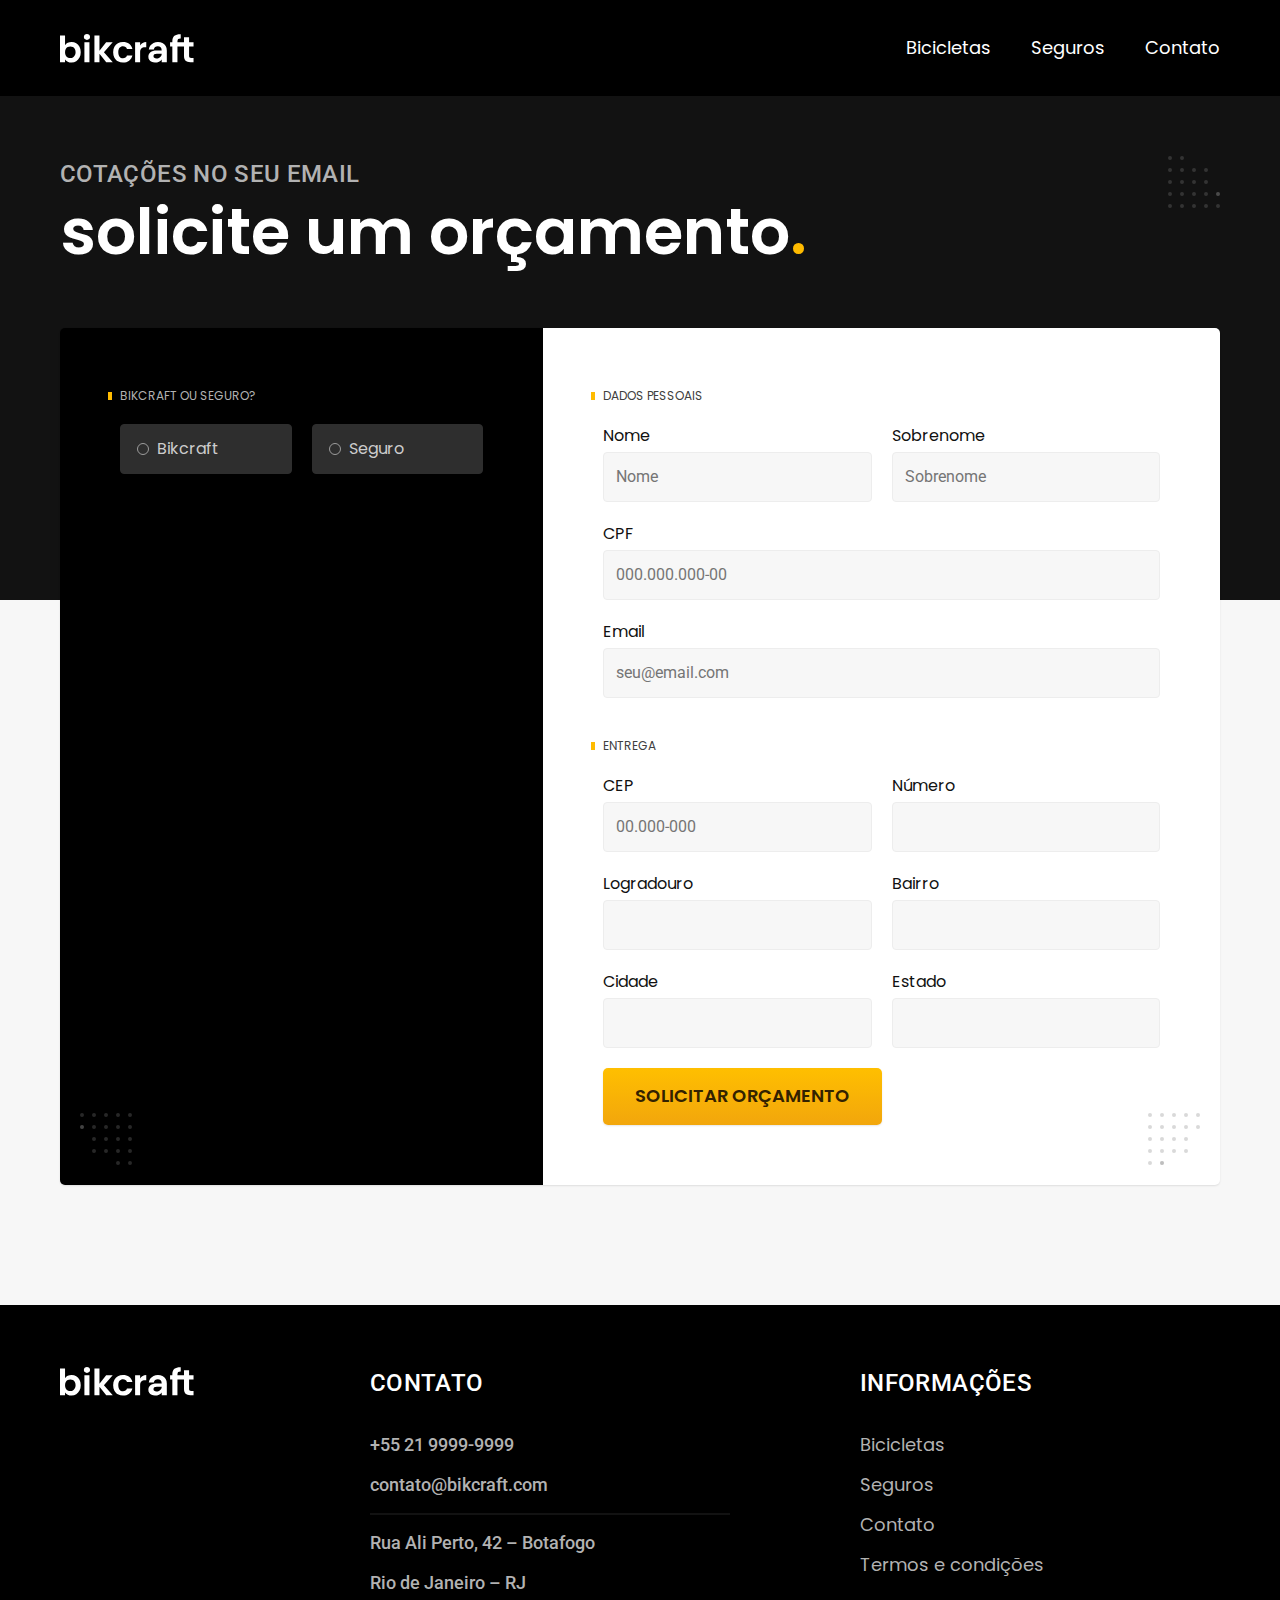
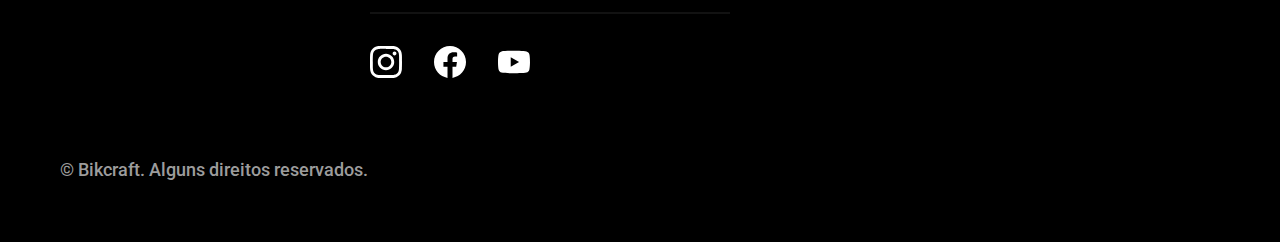
<file: orcamento.html>
<!DOCTYPE html>
<html lang="pt-br">

<head>
  <meta charset="UTF-8">
  <meta name="viewport" content="width=device-width, initial-scale=1.0">
  <title>Orçamento | Bikcraft</title>
  <meta name="description" content="Termos e condições da Bikcraft.">
  <link rel="shortcut icon" href="./favicon.svg" type="image/svg+xml">
  <link rel="preload" href="./css/style.min.css" as="style">
  <link rel="stylesheet" href="./css/style.min.css">
  <link rel="preconnect" href="https://fonts.googleapis.com">
  <link rel="preconnect" href="https://fonts.gstatic.com" crossorigin>
  <link href="https://fonts.googleapis.com/css2?family=Merriweather:ital,wght@1,900&family=Poppins:wght@400;600&family=Roboto:wght@400;500&display=swap" rel="stylesheet">
  <script>document.documentElement.classList.add("js");</script>
</head>

<body id="orcamento">
  <header class="header-bg">
    <div class="container header">
      <a href="./">
        <img src="./img/bikcraft-logo.svg" alt="Bikcraft">
      </a>
      <nav aria-label="primaria">
        <ul class="header-menu font-1-m cor-00">
          <li><a href="./bicicletas.html">Bicicletas</a></li>
          <li><a href="./seguros.html">Seguros</a></li>
          <li><a href="./contato.html">Contato</a></li>
        </ul>
      </nav>
    </div>
  </header>
  <main>
    <div class="titulo-bg">
      <div class="container titulo">
        <p class="font-2-l-b cor-05">Cotações no seu email</p>
        <h1 class="font-1-xxl cor-00">solicite um orçamento<span class="cor-p-1">.</span></h1>
      </div>
    </div>

    <form class="orcamento container" action="./orcamento.html">
      <div class="orcamento-produto">
        <h2 class="font-1-xs cor-05">Bikcraft ou seguro?</h2>
        <input type="radio" name="tipo" value="bikcraft" id="bikcraft">
        <label for="bikcraft">Bikcraft</label>
        <input type="radio" name="tipo" value="seguro" id="seguro">
        <label for="seguro">Seguro</label>

        <div class="orcamento-conteudo" id="orcamento-bikcraft">
          <h2 class="font-1-xs cor-05">Escolha a sua</h2>

          <input type="radio" name="produto" value="nimbus" id="nimbus">
          <label for="nimbus">Nimbus Stark<span> R$ 4999</span></label>
          <div class="orcamento-detalhes">
            <ul class="font-1-xs cor-08">
              <li><img src="./img/icones/eletrica.svg" alt="">Motor Elétrico</li>
              <li><img src="./img/icones/carbono.svg" alt="">Fibra de Carbono</li>
              <li><img src="./img/icones/velocidade.svg" alt="">50 km/h</li>
              <li><img src="./img/icones/rastreador.svg" alt="">Rastreador</li>
            </ul>
            <img src="./img/bicicletas/nimbus.jpg" alt="Nimbus Stark">
          </div>

          <input type="radio" name="produto" value="magic" id="magic">
          <label for="magic">Magic Might<span> R$ 2499</span></label>
          <div class="orcamento-detalhes">
            <ul class="font-1-xs cor-08">
              <li><img src="./img/icones/eletrica.svg" alt="">Motor Elétrico</li>
              <li><img src="./img/icones/carbono.svg" alt="">Fibra de Carbono</li>
              <li><img src="./img/icones/velocidade.svg" alt="">45 km/h</li>
              <li><img src="./img/icones/rastreador.svg" alt="">Rastreador</li>
            </ul>
            <img src="./img/bicicletas/magic.jpg" alt="Magic Might">
          </div>

          <input type="radio" name="produto" value="nebula" id="nebula">
          <label for="nebula">Nebula Cosmic<span> R$ 3999</span></label>
          <div class="orcamento-detalhes">
            <ul class="font-1-xs cor-08">
              <li><img src="./img/icones/eletrica.svg" alt="">Motor Elétrico</li>
              <li><img src="./img/icones/carbono.svg" alt="">Fibra de Carbono</li>
              <li><img src="./img/icones/velocidade.svg" alt="">40 km/h</li>
              <li><img src="./img/icones/rastreador.svg" alt="">Rastreador</li>
            </ul>
            <img src="./img/bicicletas/nebula.jpg" alt="Nebula Cosmic">
          </div>
        </div>

        <div class="orcamento-conteudo" id="orcamento-seguro">
          <h2 class="font-1-xs cor-05">Escolha o plano</h2>

          <input type="radio" name="produto" value="prata" id="prata">
          <label for="prata">Prata<span> R$ 199</span></label>

          <input type="radio" name="produto" value="ouro" id="ouro">
          <label for="ouro">Ouro<span> R$ 299</span></label>
        </div>
      </div>

      <div class="orcamento-dados form">
        <h2 class="font-1-xs cor-09 col-2">dados pessoais</h2>
        <div>
          <label for="nome">Nome</label>
          <input type="text" id="nome" name="nome" placeholder="Nome">
        </div>
        <div>
          <label for="sobrenome">Sobrenome</label>
          <input type="text" id="sobrenome" name="sobrenome" placeholder="Sobrenome">
        </div>
        <div class="col-2">
          <label for="cpf">CPF</label>
          <input type="text" id="cpf" name="cpf" placeholder="000.000.000-00">
        </div>
        <div class="col-2">
          <label for="email">Email</label>
          <input type="email" id="email" name="email" placeholder="seu@email.com">
        </div>
        <h2 class="font-1-xs cor-09 col-2">entrega</h2>
        <div>
          <label for="cep">CEP</label>
          <input type="text" id="cep" name="cep" placeholder="00.000-000">
        </div>
        <div>
          <label for="número">Número</label>
          <input type="text" id="número" name="número">
        </div>
        <div>
          <label for="logradouro">Logradouro</label>
          <input type="text" id="logradouro" name="logradouro">
        </div>
        <div>
          <label for="bairro">Bairro</label>
          <input type="text" id="bairro" name="bairro">
        </div>
        <div>
          <label for="cidade">Cidade</label>
          <input type="text" id="cidade" name="cidade">
        </div>
        <div>
          <label for="estado">Estado</label>
          <input type="text" id="estado" name="estado">
        </div>
        <button class="botao col-2">Solicitar orçamento</button>
      </div>
    </form>
  </main>

  <footer class="footer-bg">
    <div class="container footer">
      <a href="./">
        <img src="./img/bikcraft-logo.svg" alt="Bikcraft">
      </a>
      <div class="footer-contato">
        <h3 class="font-2-l-b cor-00">Contato</h3>
        <ul class="font-2-m cor-05">
          <li><a href="+5521999-999">+55 21 9999-9999</a></li>
          <li><a href="mailto:contato@bikcraft.com">contato@bikcraft.com</a></li>
          <li>Rua Ali Perto, 42 – Botafogo</li>
          <li>Rio de Janeiro – RJ</li>
        </ul>
        <div class="footer-redes">
          <a href="./">
            <img src="./img/redes-sociais/instagram.svg" alt="Instagram">
          </a>
          <a href="./">
            <img src="./img/redes-sociais/facebook.svg" alt="Facebook">
          </a>
          <a href="./">
            <img src="./img/redes-sociais/youtube.svg" alt="Youtube">
          </a>
        </div>
      </div>
      <div class="footer-informacoes">
        <h3 class="font-2-l-b cor-00">Informações</h3>
        <nav>
          <ul class="font-1-m cor-05">
            <li><a href="bicicletas.html">Bicicletas</a></li>
            <li><a href="seguros.html">Seguros</a></li>
            <li><a href="contato.html">Contato</a></li>
            <li><a href="termos.html">Termos e condições</a></li>
          </ul>
        </nav>
      </div>
      <p class="footer-copy font-2-m cor-06">© Bikcraft. Alguns direitos reservados.</p>
    </div>
  </footer>

  <script src="./js/script.js"></script>
</body>

</html>
</file>
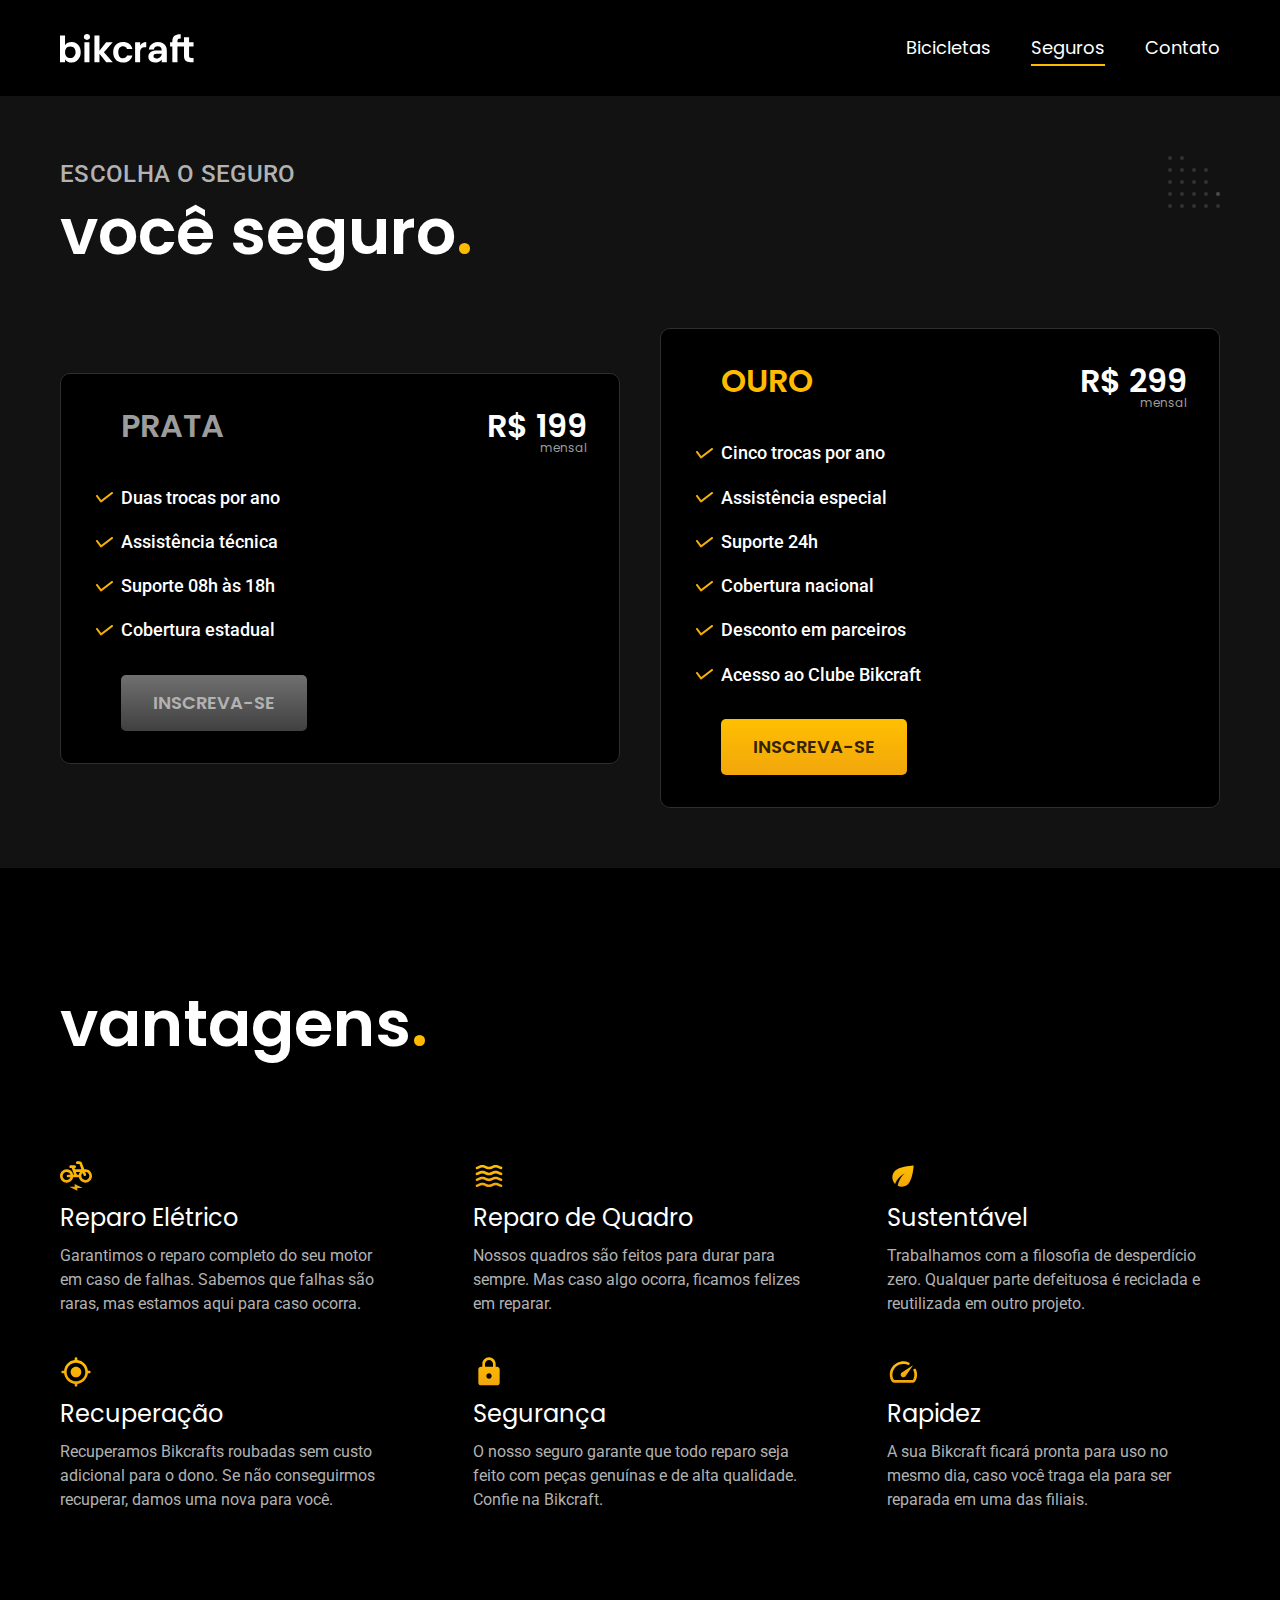
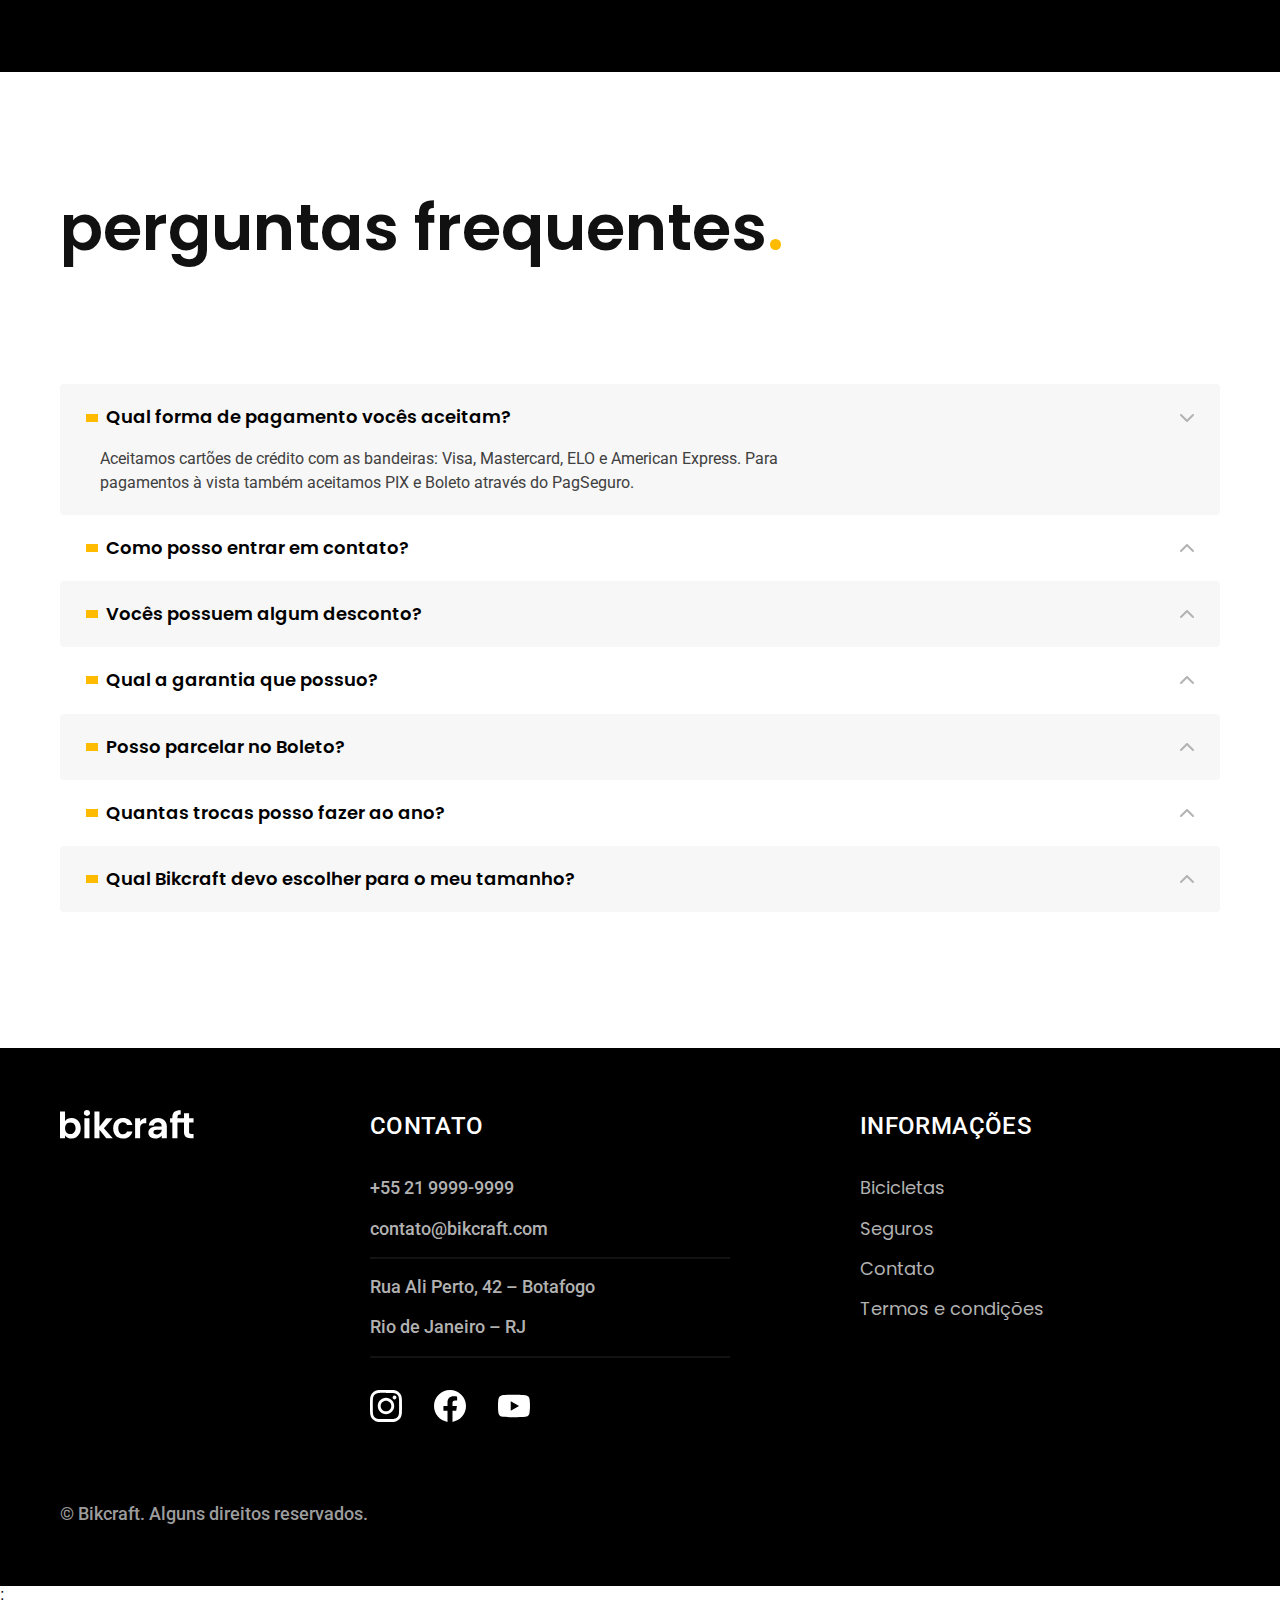
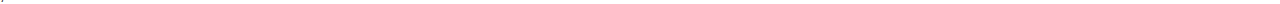
<file: seguros.html>
<!DOCTYPE html>
<html lang="pt-br">

<head>
  <meta charset="UTF-8">
  <meta name="viewport" content="width=device-width, initial-scale=1.0">
  <title>Seguros | Bikcraft</title>
  <meta name="description" content="Termos e condições da Bikcraft.">
  <link rel="shortcut icon" href="./favicon.svg" type="image/svg+xml">
  <link rel="preload" href="./css/style.min.css" as="style">
  <link rel="stylesheet" href="./css/style.min.css">
  <link rel="preconnect" href="https://fonts.googleapis.com">
  <link rel="preconnect" href="https://fonts.gstatic.com" crossorigin>
  <link href="https://fonts.googleapis.com/css2?family=Merriweather:ital,wght@1,900&family=Poppins:wght@400;600&family=Roboto:wght@400;500&display=swap" rel="stylesheet">
  <script>document.documentElement.classList.add("js");</script>
</head>

<body id="seguros">
  <header class="header-bg">
    <div class="container header">
      <a href="./">
        <img src="./img/bikcraft-logo.svg" alt="Bikcraft">
      </a>
      <nav aria-label="primaria">
        <ul class="header-menu font-1-m cor-00">
          <li><a href="./bicicletas.html">Bicicletas</a></li>
          <li><a href="./seguros.html">Seguros</a></li>
          <li><a href="./contato.html">Contato</a></li>
        </ul>
      </nav>
    </div>
  </header>

  <main class="seguros-bg">
    <div class="titulo-bg">
      <div class="container titulo fadeInDown" data-anime="200">
        <p class="font-2-l-b cor-05">Escolha o seguro</p>
        <h1 class="font-1-xxl cor-00">você seguro<span class="cor-p-1">.</span></h1>
      </div>
    </div>

    <!-- Seguros -->
    <div class="container seguros">
      <div class="seguros-item fadeInLeft" data-anime="400">
        <h3 class="font-1-xl cor-06">PRATA</h3>
        <span class="font-1-xl cor-00">R$ 199<span class="font-1-xs cor-06">mensal</span></span>
        <ul class="font-2-m cor-00">
          <li>Duas trocas por ano</li>
          <li>Assistência técnica</li>
          <li>Suporte 08h às 18h</li>
          <li>Cobertura estadual</li>
        </ul>
        <a class="botao secundario" href="./orcamento.html?tipo=seguro&produto=prata">Inscreva-se</a>
      </div>
      <div class="seguros-item fadeInRight" data-anime="600">
        <h3 class="font-1-xl cor-p-1">OURO</h3>
        <span class="font-1-xl cor-00">R$ 299<span class="font-1-xs cor-06">mensal</span></span>
        <ul class="font-2-m cor-00">
          <li>Cinco trocas por ano</li>
          <li>Assistência especial</li>
          <li>Suporte 24h</li>
          <li>Cobertura nacional</li>
          <li>Desconto em parceiros</li>
          <li>Acesso ao Clube Bikcraft</li>
        </ul>
        <a class="botao" href="./orcamento.html?tipo=seguro&produto=ouro">Inscreva-se</a>
      </div>
    </div>
  </main>

  <article class="vantagens-bg">
    <div class="container vantagens">
      <h2 class="font-1-xxl cor-00">vantagens<span class="cor-p-1">.</span></h2>
      <ul>
        <li>
          <img src="./img/icones/eletrica.svg" alt="">
          <h3 class="font-1-l cor-00">Reparo Elétrico</h3>
          <p class="font-2-s cor-05">Garantimos o reparo completo do seu motor em caso de falhas. Sabemos que falhas são raras, mas estamos aqui para caso ocorra.</p>
        </li>
        <li>
          <img src="./img/icones/carbono.svg" alt="">
          <h3 class="font-1-l cor-00">Reparo de Quadro</h3>
          <p class="font-2-s cor-05">Nossos quadros são feitos para durar para sempre. Mas caso algo ocorra, ficamos felizes em reparar.</p>
        </li>
        <li>
          <img src="./img/icones/sustentavel.svg" alt="">
          <h3 class="font-1-l cor-00">Sustentável</h3>
          <p class="font-2-s cor-05">Trabalhamos com a filosofia de desperdício zero. Qualquer parte defeituosa é reciclada e reutilizada em outro projeto.</p>
        </li>
        <li>
          <img src="./img/icones/rastreador.svg" alt="">
          <h3 class="font-1-l cor-00">Recuperação</h3>
          <p class="font-2-s cor-05">Recuperamos Bikcrafts roubadas sem custo adicional para o dono. Se não conseguirmos recuperar, damos uma nova para você.</p>
        </li>
        <li>
          <img src="./img/icones/seguro.svg" alt="">
          <h3 class="font-1-l cor-00">Segurança</h3>
          <p class="font-2-s cor-05">O nosso seguro garante que todo reparo seja feito com peças genuínas e de alta qualidade. Confie na Bikcraft.</p>
        </li>
        <li>
          <img src="./img/icones/velocidade.svg" alt="">
          <h3 class="font-1-l cor-00">Rapidez</h3>
          <p class="font-2-s cor-05">A sua Bikcraft ficará pronta para uso no mesmo dia, caso você traga ela para ser reparada em uma das filiais.</p>
        </li>
      </ul>
    </div>
  </article>

  <article class="perguntas container">
    <h2 class="font-1-xxl">perguntas frequentes<span class="cor-p-1">.</span></h2>
    <dl>
      <div>
        <dt><button class="font-1-m-b" aria-controls="pergunta1" aria-expanded="true">Qual forma de pagamento vocês aceitam?</button></dt>
        <dd id="pergunta1" class="font-2-s cor-09 ativa">Aceitamos cartões de crédito com as bandeiras: Visa, Mastercard, ELO e American Express. Para pagamentos à vista também aceitamos PIX e Boleto através do PagSeguro.</dd>
      </div>
      <div>
        <dt><button class="font-1-m-b" aria-controls="pergunta2" aria-expanded="false">Como posso entrar em contato?</button></dt>
        <dd id="pergunta2" class="font-2-s cor-09">Aceitamos cartões de crédito com as bandeiras: Visa, Mastercard, ELO e American Express. Para pagamentos à vista também aceitamos PIX e Boleto através do PagSeguro.</dd>
      </div>
      <div>
        <dt><button class="font-1-m-b" aria-controls="pergunta3" aria-expanded="false">Vocês possuem algum desconto?</button></dt>
        <dd id="pergunta3" class="font-2-s cor-09">Aceitamos cartões de crédito com as bandeiras: Visa, Mastercard, ELO e American Express. Para pagamentos à vista também aceitamos PIX e Boleto através do PagSeguro.</dd>
      </div>
      <div>
        <dt><button class="font-1-m-b" aria-controls="pergunta4" aria-expanded="false">Qual a garantia que possuo?</button></dt>
        <dd id="pergunta4" class="font-2-s cor-09">Aceitamos cartões de crédito com as bandeiras: Visa, Mastercard, ELO e American Express. Para pagamentos à vista também aceitamos PIX e Boleto através do PagSeguro.</dd>
      </div>
      <div>
        <dt><button class="font-1-m-b" aria-controls="pergunta5" aria-expanded="false">Posso parcelar no Boleto?</button></dt>
        <dd id="pergunta5" class="font-2-s cor-09">Aceitamos cartões de crédito com as bandeiras: Visa, Mastercard, ELO e American Express. Para pagamentos à vista também aceitamos PIX e Boleto através do PagSeguro.</dd>
      </div>
      <div>
        <dt><button class="font-1-m-b" aria-controls="pergunta6" aria-expanded="false">Quantas trocas posso fazer ao ano?</button></dt>
        <dd id="pergunta6" class="font-2-s cor-09">Aceitamos cartões de crédito com as bandeiras: Visa, Mastercard, ELO e American Express. Para pagamentos à vista também aceitamos PIX e Boleto através do PagSeguro.</dd>
      </div>
      <div>
        <dt><button class="font-1-m-b" aria-controls="pergunta7" aria-expanded="false">Qual Bikcraft devo escolher para o meu tamanho?</button></dt>
        <dd id="pergunta7" class="font-2-s cor-09">Aceitamos cartões de crédito com as bandeiras: Visa, Mastercard, ELO e American Express. Para pagamentos à vista também aceitamos PIX e Boleto através do PagSeguro.</dd>
      </div>
    </dl>
  </article>

  <footer class="footer-bg">
    <div class="container footer">
      <a href="./">
        <img src="./img/bikcraft-logo.svg" alt="Bikcraft">
      </a>
      <div class="footer-contato">
        <h3 class="font-2-l-b cor-00">Contato</h3>
        <ul class="font-2-m cor-05">
          <li>
            <a href="+5521999-999">+55 21 9999-9999</a>
          </li>
          <li><a href="mailto:contato@bikcraft.com">contato@bikcraft.com</a></li>
          <li>Rua Ali Perto, 42 – Botafogo</li>
          <li>Rio de Janeiro – RJ</li>
        </ul>
        <div class="footer-redes">
          <a href="./">
            <img src="./img/redes-sociais/instagram.svg" alt="Instagram">
          </a>
          <a href="./">
            <img src="./img/redes-sociais/facebook.svg" alt="Facebook">
          </a>
          <a href="./">
            <img src="./img/redes-sociais/youtube.svg" alt="Youtube">
          </a>
        </div>
      </div>
      <div class="footer-informacoes">
        <h3 class="font-2-l-b cor-00">Informações</h3>
        <nav>
          <ul class="font-1-m cor-05">
            <li><a href="bicicletas.html">Bicicletas</a></li>
            <li><a href="seguros.html">Seguros</a></li>
            <li><a href="contato.html">Contato</a></li>
            <li><a href="termos.html">Termos e condições</a></li>
          </ul>
        </nav>
      </div>
      <p class="footer-copy font-2-m cor-06">© Bikcraft. Alguns direitos reservados.</p>
    </div>
  </footer>

  <script src="./js/plugins/simple-anime.js"></script>;
  <script src="./js/script.js"></script>
</body>

</html>
</file>
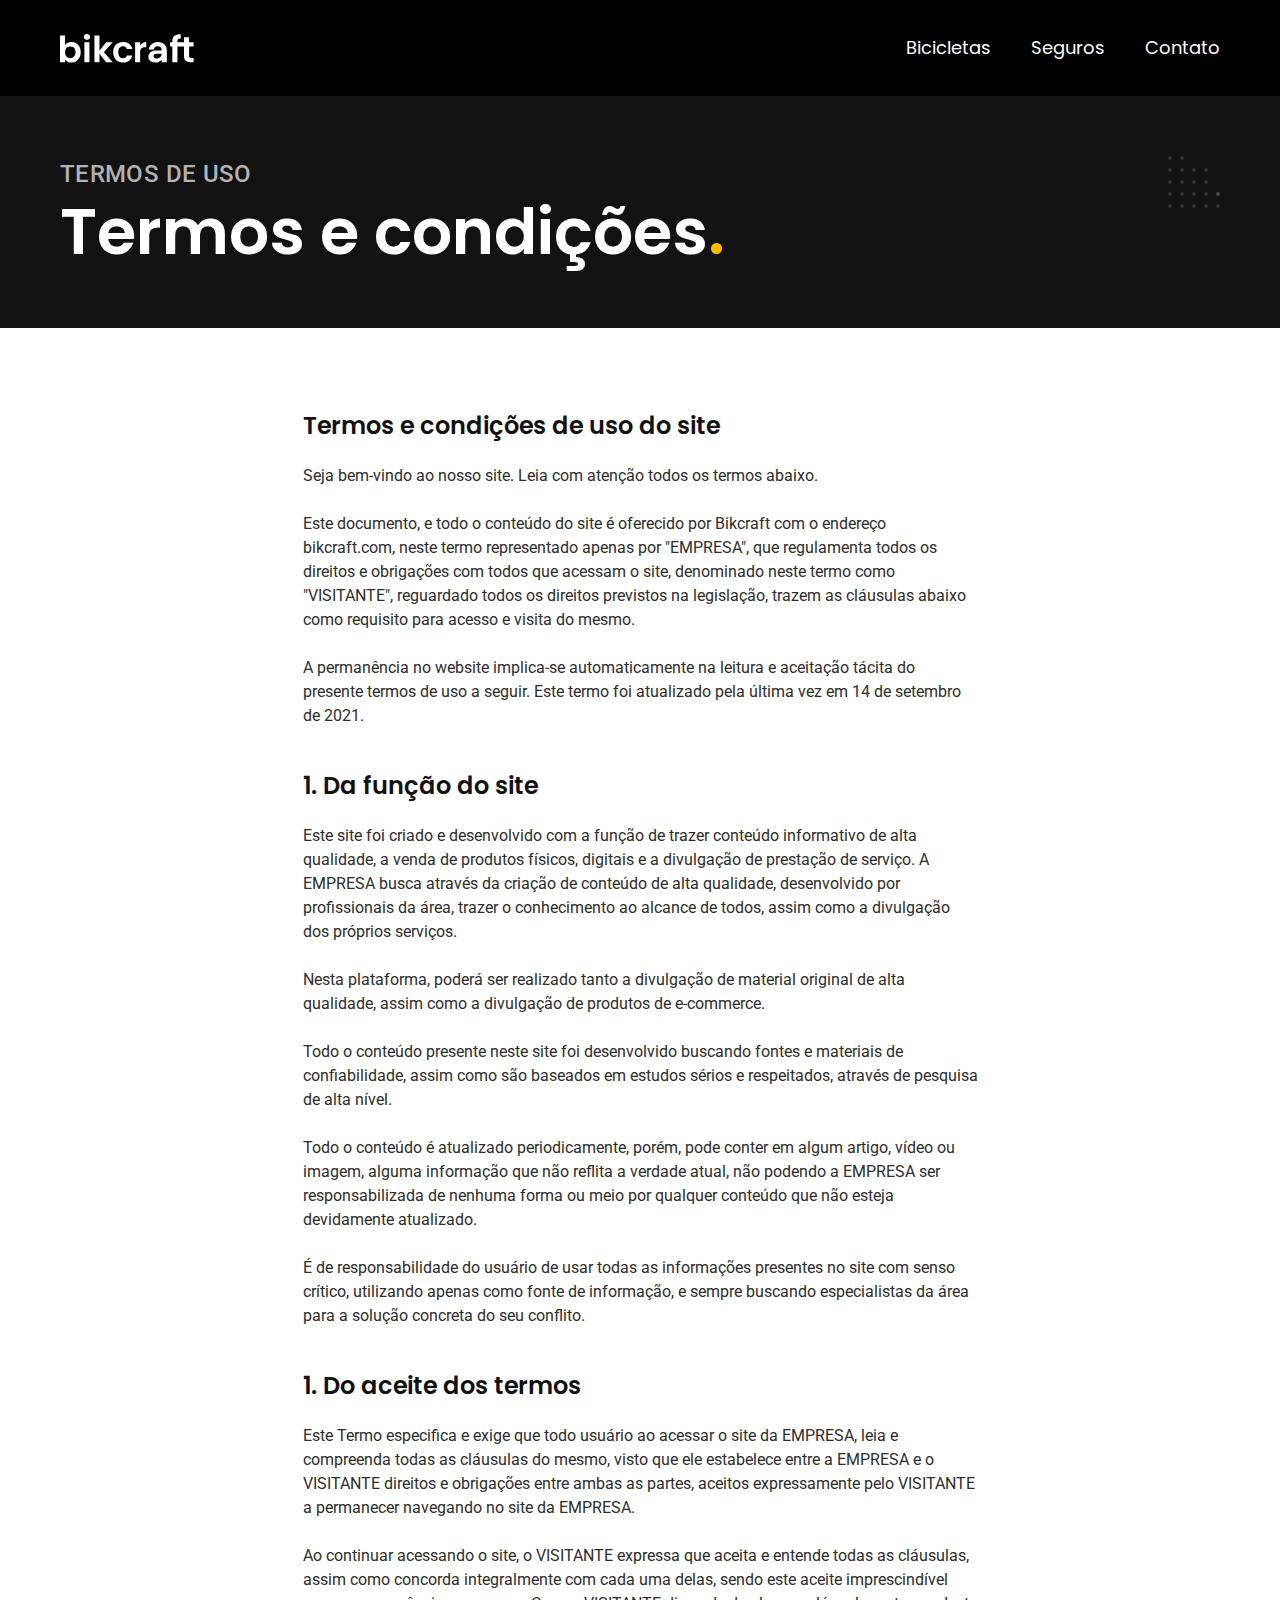
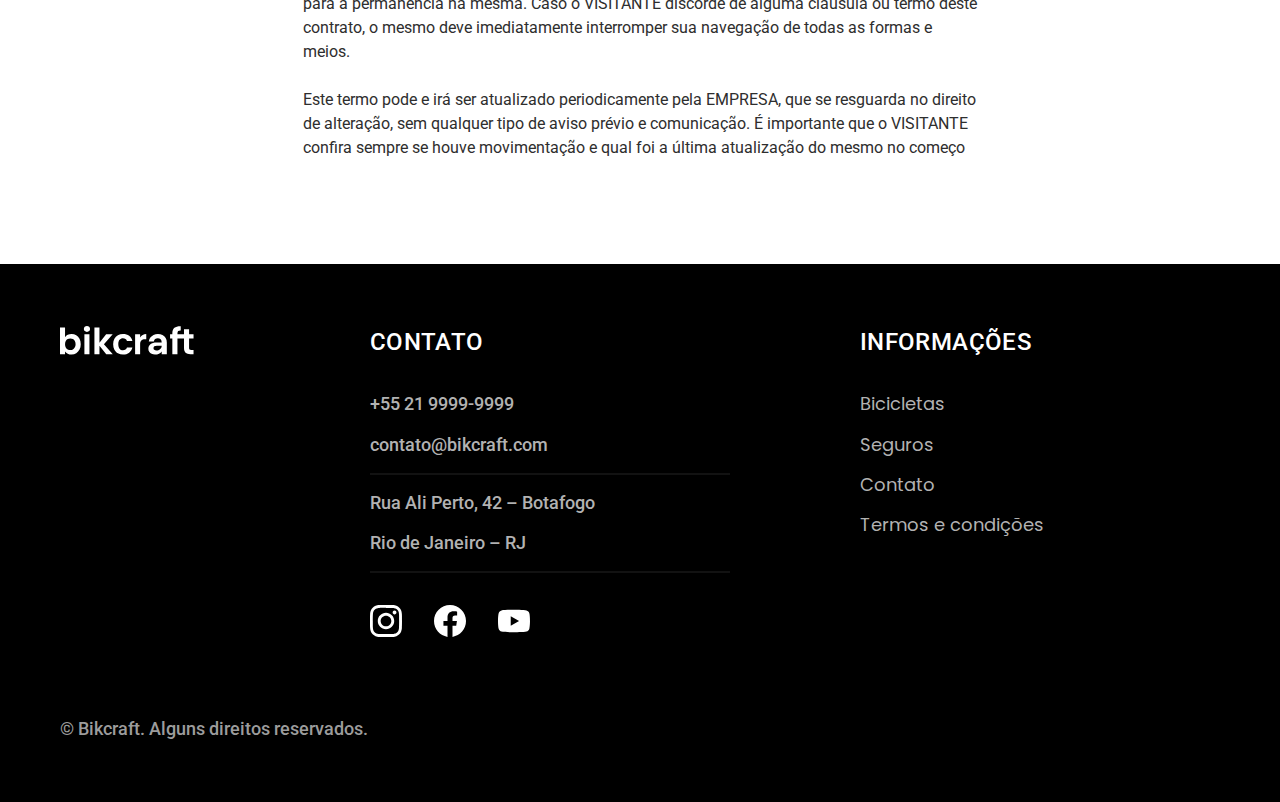
<file: termos.html>
<!DOCTYPE html>
<html lang="pt-br">

<head>
  <meta charset="UTF-8">
  <meta name="viewport" content="width=device-width, initial-scale=1.0">
  <title>Termos e Condições | Bikcraft</title>
  <meta name="description" content="Termos e condições da Bikcraft.">
  <link rel="shortcut icon" href="./favicon.svg" type="image/svg+xml">
  <link rel="preload" href="./css/style.min.css" as="style">
  <link rel="stylesheet" href="./css/style.min.css">
  <link rel="preconnect" href="https://fonts.googleapis.com">
  <link rel="preconnect" href="https://fonts.gstatic.com" crossorigin>
  <link href="https://fonts.googleapis.com/css2?family=Merriweather:ital,wght@1,900&family=Poppins:wght@400;600&family=Roboto:wght@400;500&display=swap" rel="stylesheet">
  <script>document.documentElement.classList.add("js");</script>
</head>

<body id="termos">
  <header class="header-bg">
    <div class="container header">
      <a href="./">
        <img src="./img/bikcraft-logo.svg" alt="Bikcraft">
      </a>
      <nav aria-label="primaria">
        <ul class="header-menu font-1-m cor-00">
          <li><a href="./bicicletas.html">Bicicletas</a></li>
          <li><a href="./seguros.html">Seguros</a></li>
          <li><a href="./contato.html">Contato</a></li>
        </ul>
      </nav>
    </div>
  </header>

  <main>
    <div class="titulo-bg">
      <div class="container titulo">
        <p class="font-2-l-b cor-05">Termos de uso</p>
        <h1 class="font-1-xxl cor-00">Termos e condições<span class="cor-p-1">.</span></h1>
      </div>
    </div>
    <div class="container font-2-s cor-10 termos">
      <h2 class="font-1-l cor-11">Termos e condições de uso do site</h2>
      <p>Seja bem-vindo ao nosso site. Leia com atenção todos os termos abaixo.</p>
      <p>Este documento, e todo o conteúdo do site é oferecido por Bikcraft com o endereço bikcraft.com, neste termo representado apenas por "EMPRESA", que regulamenta todos os direitos e obrigações com todos que acessam o site, denominado neste termo como "VISITANTE", reguardado todos os direitos previstos na legislação, trazem as cláusulas abaixo como requisito para acesso e visita do mesmo.</p>
      <p>A permanência no website implica-se automaticamente na leitura e aceitação tácita do presente termos de uso a seguir. Este termo foi atualizado pela última vez em 14 de setembro de 2021.</p>
      <h2 class="font-1-l cor-11">1. Da função do site</h2>
      <p>Este site foi criado e desenvolvido com a função de trazer conteúdo informativo de alta qualidade, a venda de produtos físicos, digitais e a divulgação de prestação de serviço. A EMPRESA busca através da criação de conteúdo de alta qualidade, desenvolvido por profissionais da área, trazer o conhecimento ao alcance de todos, assim como a divulgação dos próprios serviços.
      </p>
      <p>Nesta plataforma, poderá ser realizado tanto a divulgação de material original de alta qualidade, assim como a divulgação de produtos de e-commerce.
      </p>
      <p>Todo o conteúdo presente neste site foi desenvolvido buscando fontes e materiais de confiabilidade, assim como são baseados em estudos sérios e respeitados, através de pesquisa de alta nível.
      </p>
      <p>Todo o conteúdo é atualizado periodicamente, porém, pode conter em algum artigo, vídeo ou imagem, alguma informação que não reflita a verdade atual, não podendo a EMPRESA ser responsabilizada de nenhuma forma ou meio por qualquer conteúdo que não esteja devidamente atualizado.
      </p>
      <p>É de responsabilidade do usuário de usar todas as informações presentes no site com senso crítico, utilizando apenas como fonte de informação, e sempre buscando especialistas da área para a solução concreta do seu conflito.
      </p>
      <h2 class="font-1-l cor-11">1. Do aceite dos termos</h2>
      <p>Este Termo especifica e exige que todo usuário ao acessar o site da EMPRESA, leia e compreenda todas as cláusulas do mesmo, visto que ele estabelece entre a EMPRESA e o VISITANTE direitos e obrigações entre ambas as partes, aceitos expressamente pelo VISITANTE a permanecer navegando no site da EMPRESA.
      </p>
      <p>Ao continuar acessando o site, o VISITANTE expressa que aceita e entende todas as cláusulas, assim como concorda integralmente com cada uma delas, sendo este aceite imprescindível para a permanência na mesma. Caso o VISITANTE discorde de alguma cláusula ou termo deste contrato, o mesmo deve imediatamente interromper sua navegação de todas as formas e meios.
      </p>
      <p>Este termo pode e irá ser atualizado periodicamente pela EMPRESA, que se resguarda no direito de alteração, sem qualquer tipo de aviso prévio e comunicação. É importante que o VISITANTE confira sempre se houve movimentação e qual foi a última atualização do mesmo no começo </p>
    </div>
  </main>

  <footer class="footer-bg">
    <div class="container footer">
      <a href="./">
        <img src="./img/bikcraft-logo.svg" alt="Bikcraft">
      </a>
      <div class="footer-contato">
        <h3 class="font-2-l-b cor-00">Contato</h3>
        <ul class="font-2-m cor-05">
          <li><a href="+5521999-999">+55 21 9999-9999</a></li>
          <li><a href="mailto:contato@bikcraft.com">contato@bikcraft.com</a></li>
          <li>Rua Ali Perto, 42 – Botafogo</li>
          <li>Rio de Janeiro – RJ</li>
        </ul>
        <div class="footer-redes">
          <a href="./">
            <img src="./img/redes-sociais/instagram.svg" alt="Instagram">
          </a>
          <a href="./">
            <img src="./img/redes-sociais/facebook.svg" alt="Facebook">
          </a>
          <a href="./">
            <img src="./img/redes-sociais/youtube.svg" alt="Youtube">
          </a>
        </div>
      </div>
      <div class="footer-informacoes">
        <h3 class="font-2-l-b cor-00">Informações</h3>
        <nav>
          <ul class="font-1-m cor-05">
            <li><a href="bicicletas.html">Bicicletas</a></li>
            <li><a href="seguros.html">Seguros</a></li>
            <li><a href="contato.html">Contato</a></li>
            <li><a href="termos.html">Termos e condições</a></li>
          </ul>
        </nav>
      </div>
      <p class="footer-copy font-2-m cor-06">© Bikcraft. Alguns direitos reservados.</p>
    </div>
  </footer>

  <script src="./js/script.js"></script>
</body>

</html>
</file>
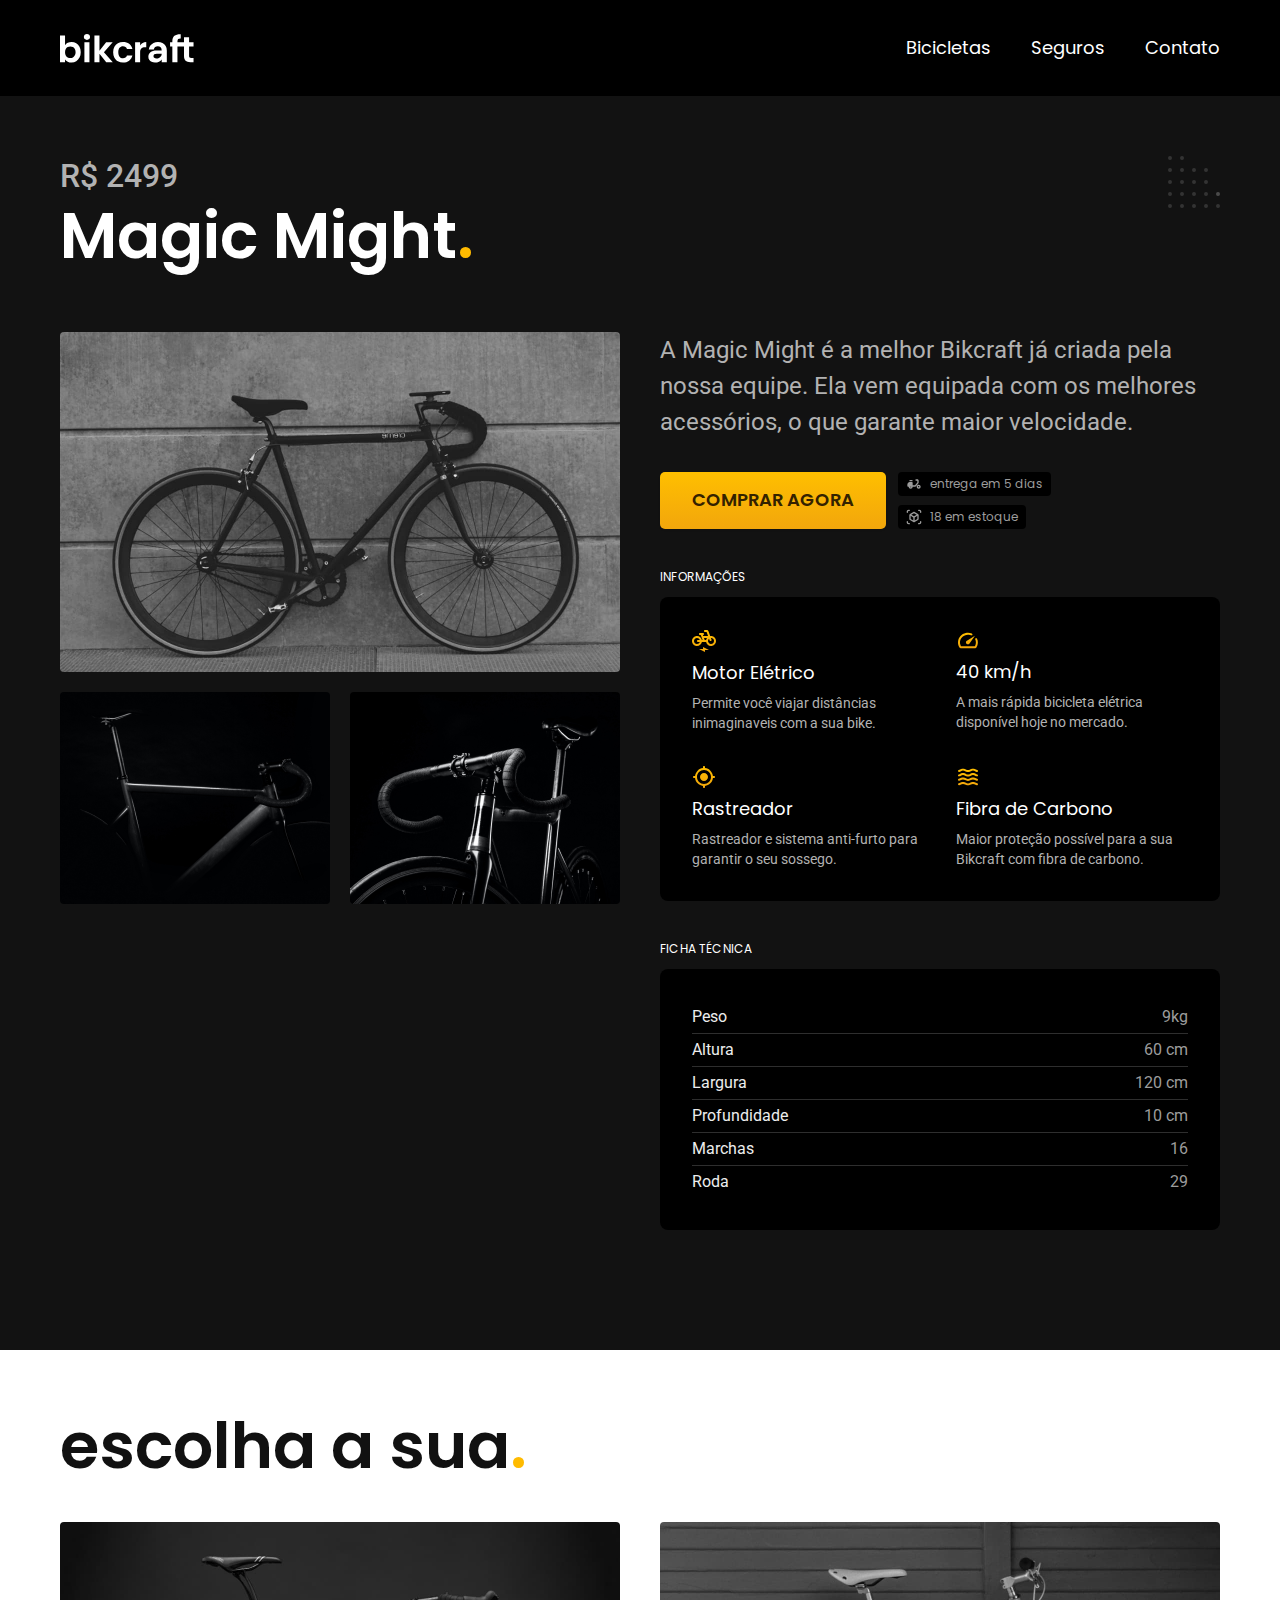
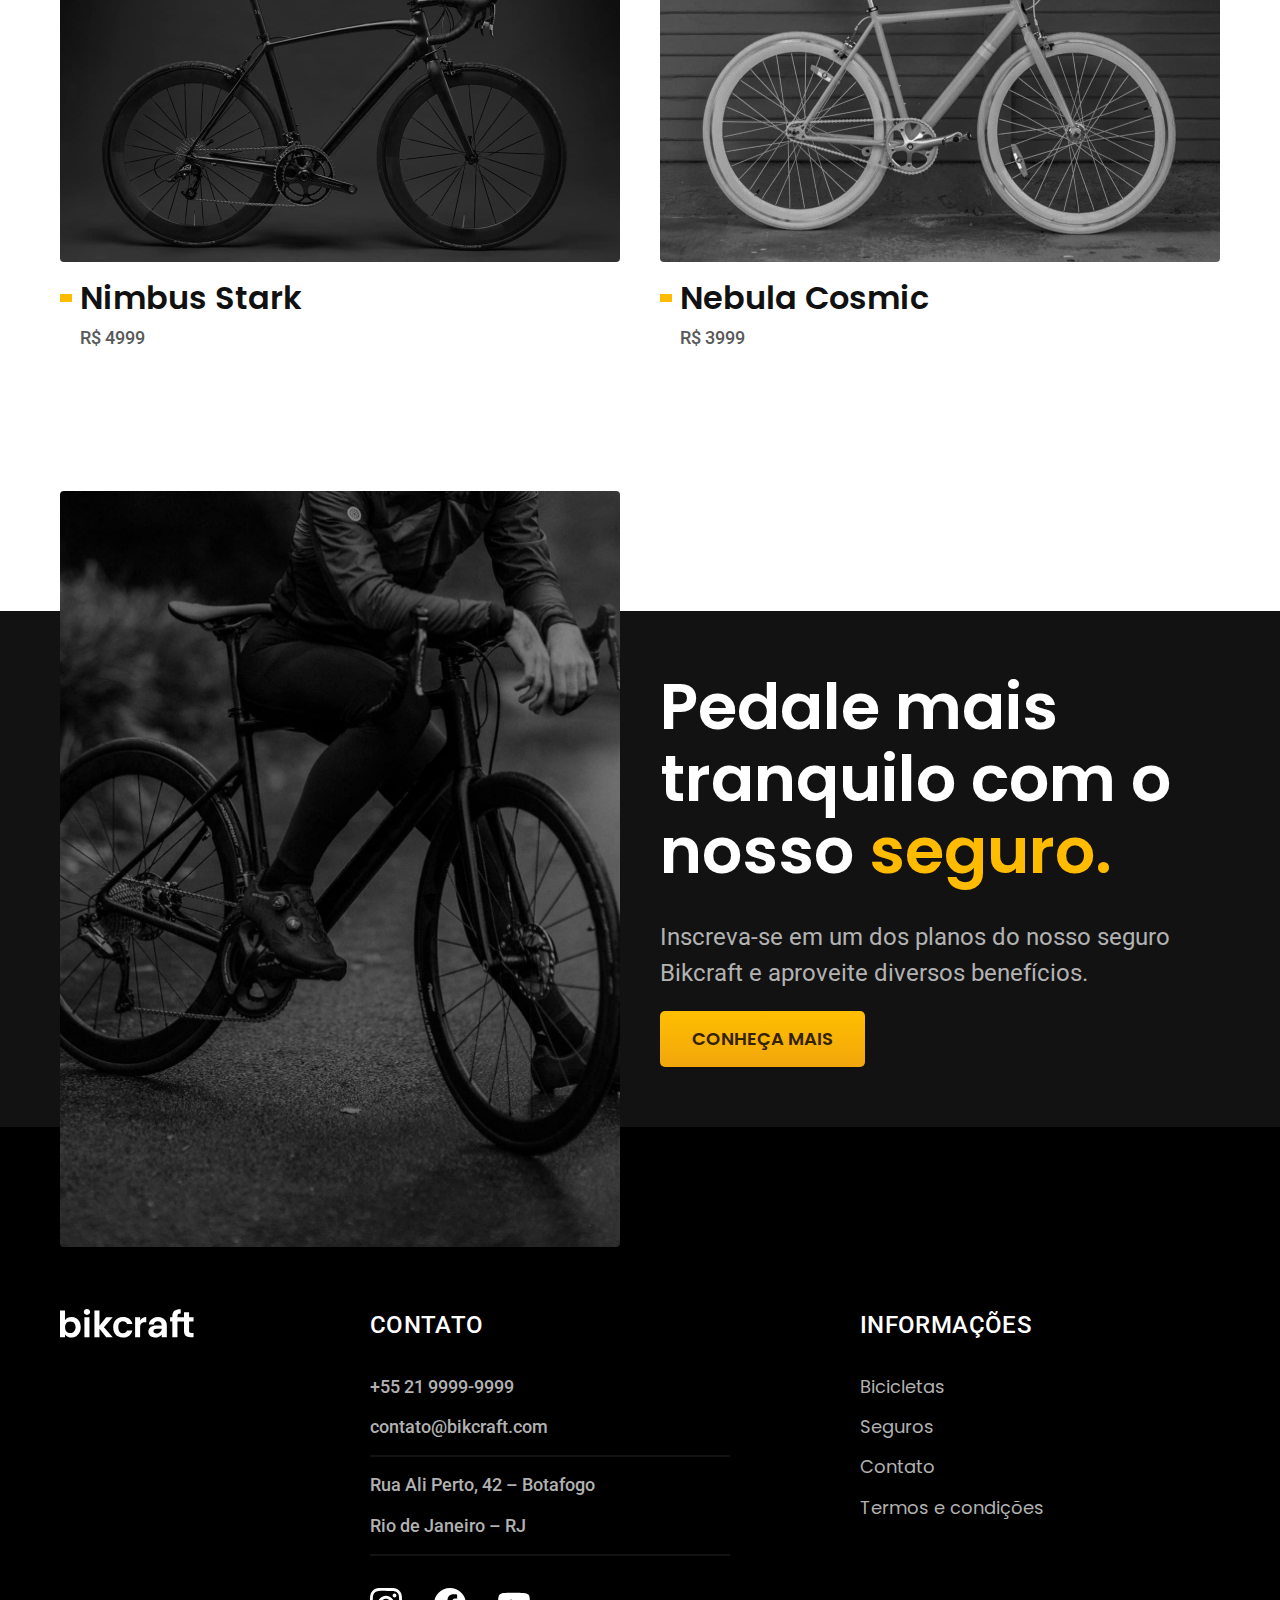
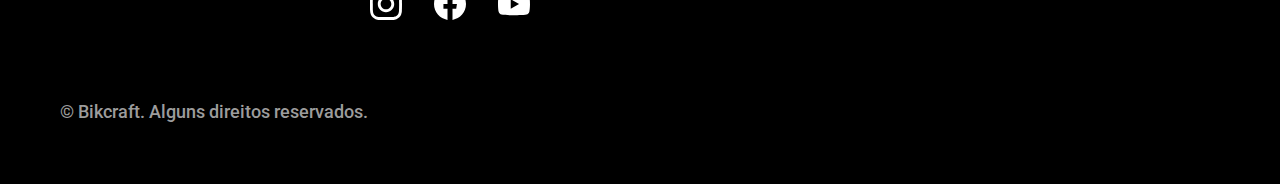
<file: bicicletas/magic.html>
<!DOCTYPE html>
<html lang="pt-br">

<head>
  <meta charset="UTF-8">
  <meta name="viewport" content="width=device-width, initial-scale=1.0">
  <title>Magic Might</title>
  <meta name="description" content="Termos e condições da Bikcraft.">
  <link rel="shortcut icon" href="../favicon.svg" type="image/svg+xml">
  <link rel="stylesheet" href=".././css/style.min.css">
  <link rel="preconnect" href="https://fonts.googleapis.com">
  <link rel="preconnect" href="https://fonts.gstatic.com" crossorigin>
  <link href="https://fonts.googleapis.com/css2?family=Merriweather:ital,wght@1,900&family=Poppins:wght@400;600&family=Roboto:wght@400;500&display=swap" rel="stylesheet">
  <script>document.documentElement.classList.add("js");</script>
</head>

<body id="bicicleta">
  <header class="header-bg">
    <div class="container header">
      <a href=".././">
        <img src=".././img/bikcraft-logo.svg" alt="Bikcraft">
      </a>
      <nav aria-label="primaria">
        <ul class="header-menu font-1-m cor-00">
          <li><a href=".././bicicletas.html">Bicicletas</a></li>
          <li><a href=".././seguros.html">Seguros</a></li>
          <li><a href=".././contato.html">Contato</a></li>
        </ul>
      </nav>
    </div>
  </header>

  <main class="titulo-bg">
    <div>
      <div class="container titulo">
        <p class="font-2-xl cor-05">R$ 2499</p>
        <h1 class="font-1-xxl cor-00">Magic Might<span class="cor-p-1">.</span></h1>
      </div>
    </div>
    <div class="bicicleta container">
      <div class="bicicleta-imagens">
        <img src="../img/bicicletas/magic.jpg" alt="Magic Might">
        <img src="../img/bicicletas/detalhe-bicicleta-1.jpg" alt="Detalhe da bicicleta">
        <img src="../img/bicicletas/detalhe-bicicleta-2.jpg" alt="Detalhe da bicicleta">
      </div>
      <div class="bicicleta-conteudo">
        <p class="font-2-l cor-05">A Magic Might é a melhor Bikcraft já criada pela nossa equipe. Ela vem equipada com os melhores acessórios, o que garante maior velocidade.</p>
        <div class="bicicleta-comprar">
          <a class="botao" href="../orcamento.html?tipo=bikcraft&produto=magic">Comprar agora</a>
          <span class="font-1-xs cor-06"><img src="../img/icones/entrega.svg" alt="">entrega em 5 dias</span>
          <span class="font-1-xs cor-06"><img src="../img/icones/estoque.svg" alt="">18 em estoque</span>
        </div>
        <h2 class="font-1-xs cor-00">informações</h2>
        <ul class="bicicleta-informacoes">
          <li>
            <img src="../img/icones/eletrica.svg" alt="">
            <h3 class="font-1-m cor-00">Motor Elétrico</h3>
            <p class="font-2-xs cor-05">Permite você viajar distâncias inimaginaveis com a sua bike.</p>
          </li>
          <li>
            <img src="../img/icones/velocidade.svg" alt="">
            <h3 class="font-1-m cor-00">40 km/h</h3>
            <p class="font-2-xs cor-05">A mais rápida bicicleta elétrica disponível hoje no mercado.</p>
          </li>
          <li>
            <img src="../img/icones/rastreador.svg" alt="">
            <h3 class="font-1-m cor-00">Rastreador</h3>
            <p class="font-2-xs cor-05">Rastreador e sistema anti-furto para garantir o seu sossego.</p>
          </li>
          <li>
            <img src="../img/icones/carbono.svg" alt="">
            <h3 class="font-1-m cor-00">Fibra de Carbono</h3>
            <p class="font-2-xs cor-05">Maior proteção possível para a sua Bikcraft com fibra de carbono.</p>
          </li>
        </ul>
        <h2 class="font-1-xs cor-00">Ficha técnica</h2>
        <ul class="bicicleta-ficha font-2-s cor-02">
          <li>Peso<span>9kg</span></li>
          <li>Altura<span>60 cm</span></li>
          <li>Largura<span>120 cm</span></li>
          <li>Profundidade<span>10 cm</span></li>
          <li>Marchas<span>16</span></li>
          <li>Roda<span>29</span></li>
        </ul>
      </div>
    </div>
  </main>

  <!-- Outras bicicletas -->
  <article class="container bicicletas-lista">
    <h2 class="font-1-xxl">escolha a sua<span class="cor-p-1">.</span></h2>
    <ul>
      <li>
        <a href="./nimbus.html">
          <img src="/img/bicicletas/nimbus.jpg" alt="Nimbus Stark">
          <h3 class="font-1-xl">Nimbus Stark</h3>
          <span class="font-2-m cor-08">R$ 4999</span>
        </a>
      </li>

      <li>
        <a href="./nebula.html">
          <img src="../img/bicicletas/nebula.jpg" alt="Nebula Cosmic">
          <h3 class="font-1-xl">Nebula Cosmic</h3>
          <span class="font-2-m cor-08">R$ 3999</span>
        </a>
      </li>
    </ul>
  </article>

  <article class="seguro-bg">
    <div class="seguro container">
      <div class="seguro-imagem">
        <img src="../img/fotos/seguros.jpg" alt="Pessoa na bicicleta">
      </div>
      <div class="seguro-conteudo">
        <h2 class="font-1-xxl cor-00">Pedale mais tranquilo com o nosso <span class="cor-p-1">seguro.</span></h2>
        <p class="font-2-l cor-05">Inscreva-se em um dos planos do nosso seguro Bikcraft e aproveite diversos benefícios.</p>
        <a class="botao" href="../seguros.html">Conheça mais</a>
      </div>
    </div>
  </article>

  <footer class="footer-bg">
    <div class="container footer">
      <a href=".././">
        <img src=".././img/bikcraft-logo.svg" alt="Bikcraft">
      </a>
      <div class="footer-contato">
        <h3 class="font-2-l-b cor-00">Contato</h3>
        <ul class="font-2-m cor-05">
          <li><a href="+5521999-999">+55 21 9999-9999</a></li>
          <li><a href="mailto:contato@bikcraft.com">contato@bikcraft.com</a></li>
          <li>Rua Ali Perto, 42 – Botafogo</li>
          <li>Rio de Janeiro – RJ</li>
        </ul>
        <div class="footer-redes">
          <a href=".././">
            <img src=".././img/redes-sociais/instagram.svg" alt="Instagram">
          </a>
          <a href=".././">
            <img src=".././img/redes-sociais/facebook.svg" alt="Facebook">
          </a>
          <a href=".././">
            <img src=".././img/redes-sociais/youtube.svg" alt="Youtube">
          </a>
        </div>
      </div>
      <div class="footer-informacoes">
        <h3 class="font-2-l-b cor-00">Informações</h3>
        <nav>
          <ul class="font-1-m cor-05">
            <li><a href=".././bicicletas.html">Bicicletas</a></li>
            <li><a href=".././seguros.html">Seguros</a></li>
            <li><a href=".././contato.html">Contato</a></li>
            <li><a href=".././termos.html">Termos e condições</a></li>
          </ul>
        </nav>
      </div>
      <p class="footer-copy font-2-m cor-06">© Bikcraft. Alguns direitos reservados.</p>
    </div>
  </footer>

  <script src="../js/script.js"></script>
</body>

</html>
</file>
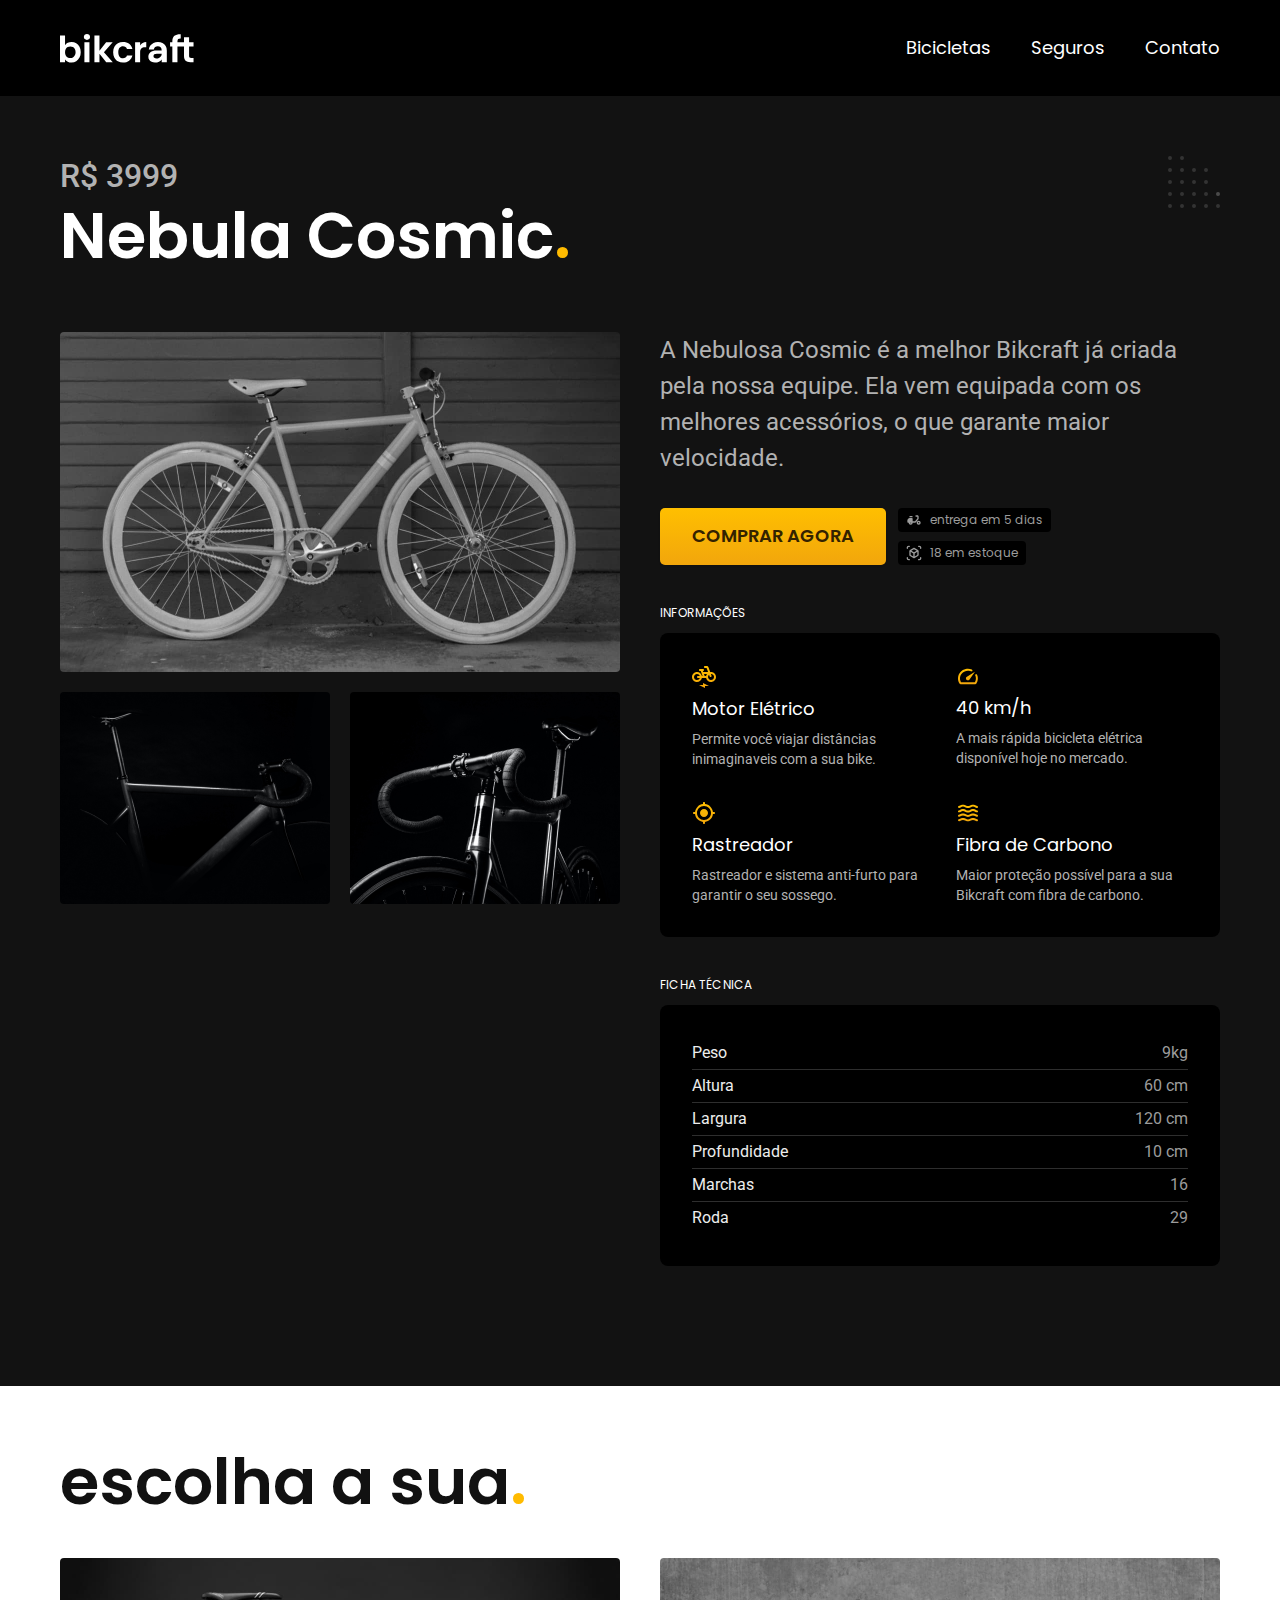
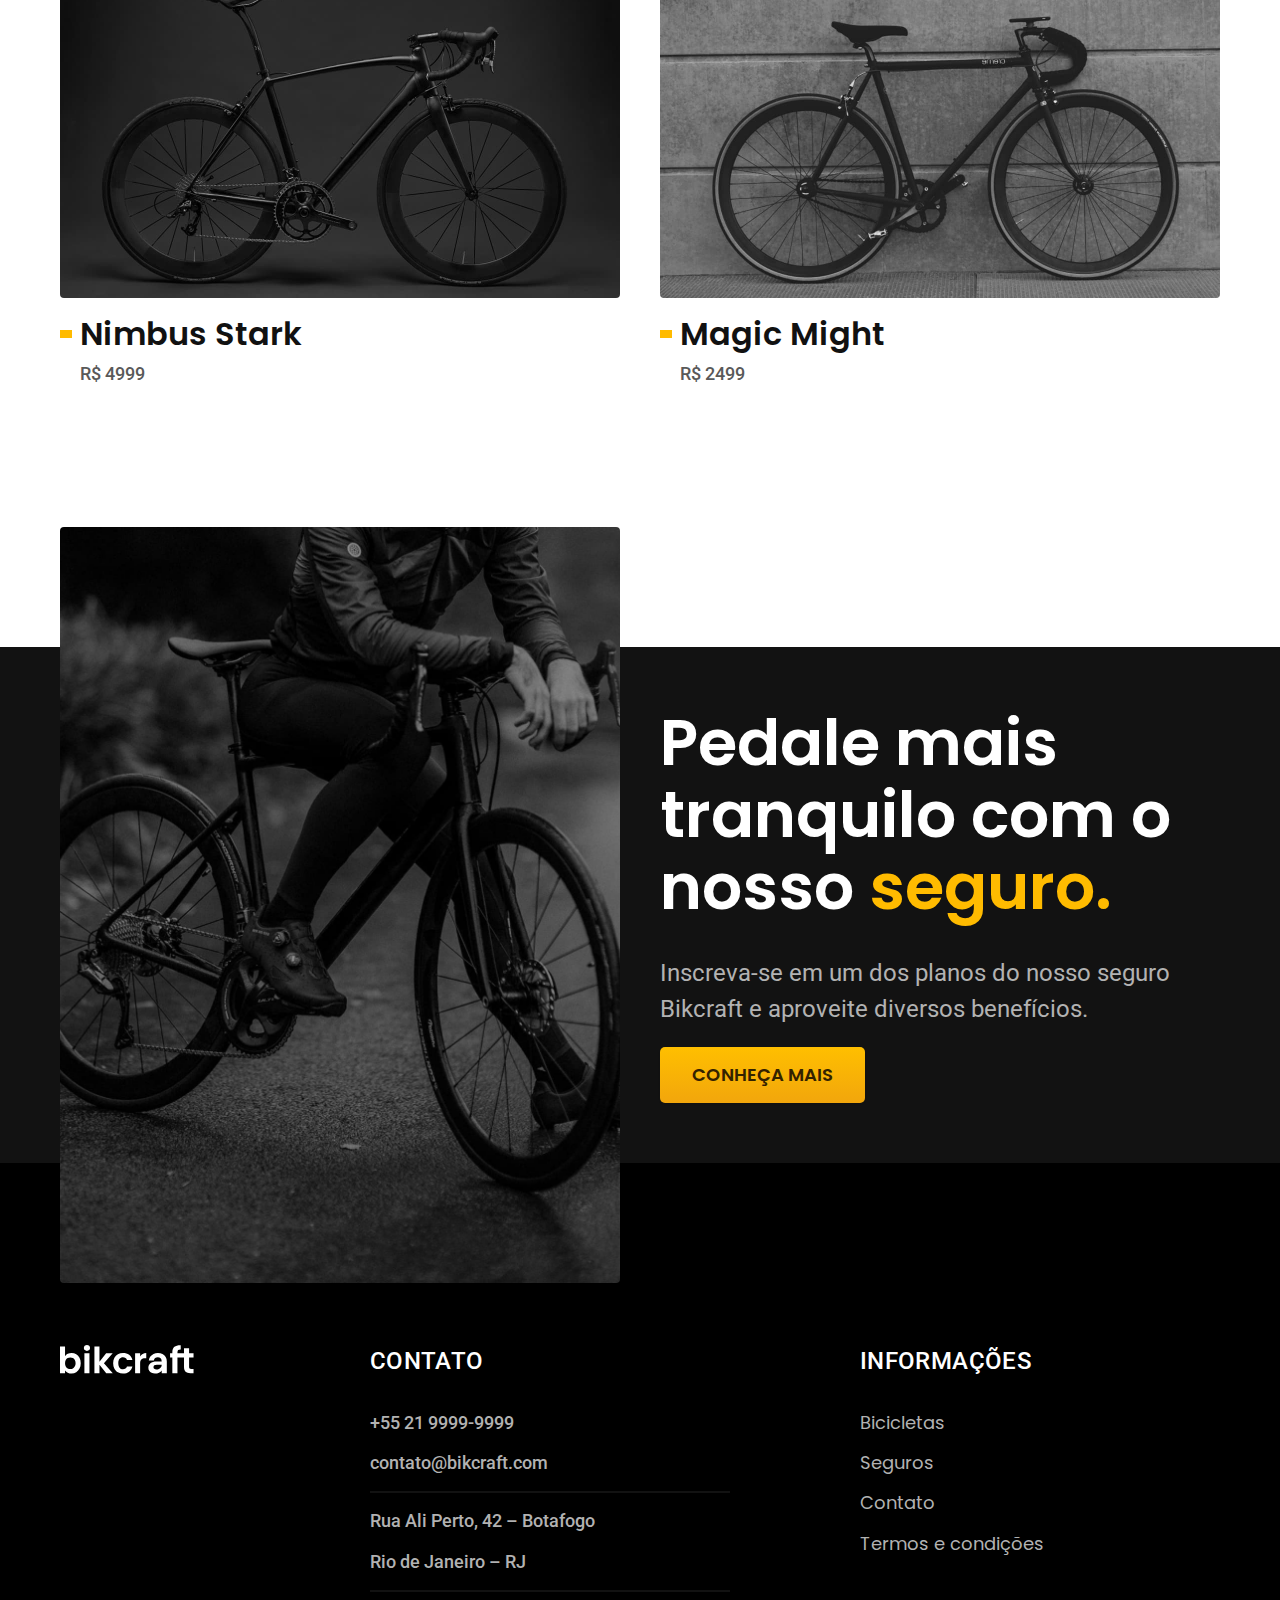
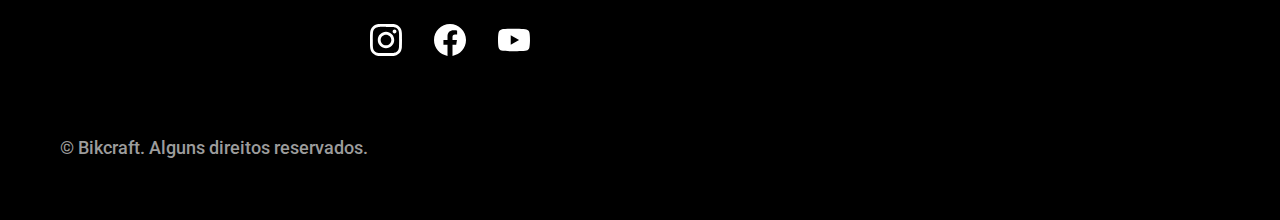
<file: bicicletas/nebula.html>
<!DOCTYPE html>
<html lang="pt-br">

<head>
  <meta charset="UTF-8">
  <meta name="viewport" content="width=device-width, initial-scale=1.0">
  <title>Nebula Cosmic</title>
  <meta name="description" content="Termos e condições da Bikcraft.">
  <link rel="shortcut icon" href="../favicon.svg" type="image/svg+xml">
  <link rel="stylesheet" href=".././css/style.min.css">
  <link rel="preconnect" href="https://fonts.googleapis.com">
  <link rel="preconnect" href="https://fonts.gstatic.com" crossorigin>
  <link href="https://fonts.googleapis.com/css2?family=Merriweather:ital,wght@1,900&family=Poppins:wght@400;600&family=Roboto:wght@400;500&display=swap" rel="stylesheet">
  <script>document.documentElement.classList.add("js");</script>
</head>

<body id="bicicleta">
  <header class="header-bg">
    <div class="container header">
      <a href=".././">
        <img src=".././img/bikcraft-logo.svg" alt="Bikcraft">
      </a>
      <nav aria-label="primaria">
        <ul class="header-menu font-1-m cor-00">
          <li><a href=".././bicicletas.html">Bicicletas</a></li>
          <li><a href=".././seguros.html">Seguros</a></li>
          <li><a href=".././contato.html">Contato</a></li>
        </ul>
      </nav>
    </div>
  </header>

  <main class="titulo-bg">
    <div>
      <div class="container titulo">
        <p class="font-2-xl cor-05">R$ 3999</p>
        <h1 class="font-1-xxl cor-00">Nebula Cosmic<span class="cor-p-1">.</span></h1>
      </div>
    </div>
    <div class="bicicleta container">
      <div class="bicicleta-imagens">
        <img src="../img/bicicletas/nebula.jpg" alt="Nebula Cosmic">
        <img src="../img/bicicletas/detalhe-bicicleta-1.jpg" alt="Detalhe da bicicleta">
        <img src="../img/bicicletas/detalhe-bicicleta-2.jpg" alt="Detalhe da bicicleta">
      </div>
      <div class="bicicleta-conteudo">
        <p class="font-2-l cor-05">A Nebulosa Cosmic é a melhor Bikcraft já criada pela nossa equipe. Ela vem equipada com os melhores acessórios, o que garante maior velocidade.</p>
        <div class="bicicleta-comprar">
          <a class="botao" href="../orcamento.html?tipo=bikcraft&produto=nebula">Comprar agora</a>
          <span class="font-1-xs cor-06"><img src="../img/icones/entrega.svg" alt="">entrega em 5 dias</span>
          <span class="font-1-xs cor-06"><img src="../img/icones/estoque.svg" alt="">18 em estoque</span>
        </div>
        <h2 class="font-1-xs cor-00">informações</h2>
        <ul class="bicicleta-informacoes">
          <li>
            <img src="../img/icones/eletrica.svg" alt="">
            <h3 class="font-1-m cor-00">Motor Elétrico</h3>
            <p class="font-2-xs cor-05">Permite você viajar distâncias inimaginaveis com a sua bike.</p>
          </li>
          <li>
            <img src="../img/icones/velocidade.svg" alt="">
            <h3 class="font-1-m cor-00">40 km/h</h3>
            <p class="font-2-xs cor-05">A mais rápida bicicleta elétrica disponível hoje no mercado.</p>
          </li>
          <li>
            <img src="../img/icones/rastreador.svg" alt="">
            <h3 class="font-1-m cor-00">Rastreador</h3>
            <p class="font-2-xs cor-05">Rastreador e sistema anti-furto para garantir o seu sossego.</p>
          </li>
          <li>
            <img src="../img/icones/carbono.svg" alt="">
            <h3 class="font-1-m cor-00">Fibra de Carbono</h3>
            <p class="font-2-xs cor-05">Maior proteção possível para a sua Bikcraft com fibra de carbono.</p>
          </li>
        </ul>
        <h2 class="font-1-xs cor-00">Ficha técnica</h2>
        <ul class="bicicleta-ficha font-2-s cor-02">
          <li>Peso<span>9kg</span></li>
          <li>Altura<span>60 cm</span></li>
          <li>Largura<span>120 cm</span></li>
          <li>Profundidade<span>10 cm</span></li>
          <li>Marchas<span>16</span></li>
          <li>Roda<span>29</span></li>
        </ul>
      </div>
    </div>
  </main>

  <!-- Outras bicicletas -->
  <article class="container bicicletas-lista">
    <h2 class="font-1-xxl">escolha a sua<span class="cor-p-1">.</span></h2>
    <ul>
      <li>
        <a href="./nimbus.html">
          <img src="/img/bicicletas/nimbus.jpg" alt="Nimbus Stark">
          <h3 class="font-1-xl">Nimbus Stark</h3>
          <span class="font-2-m cor-08">R$ 4999</span>
        </a>
      </li>
      <li>
        <a href="./magic.html">
          <img src="../img/bicicletas/magic.jpg" alt="Magic Might">
          <h3 class="font-1-xl">Magic Might</h3>
          <span class="font-2-m cor-08">R$ 2499</span>
        </a>
      </li>
    </ul>
  </article>

  <article class="seguro-bg">
    <div class="seguro container">
      <div class="seguro-imagem">
        <img src="../img/fotos/seguros.jpg" alt="Pessoa na bicicleta">
      </div>
      <div class="seguro-conteudo">
        <h2 class="font-1-xxl cor-00">Pedale mais tranquilo com o nosso <span class="cor-p-1">seguro.</span></h2>
        <p class="font-2-l cor-05">Inscreva-se em um dos planos do nosso seguro Bikcraft e aproveite diversos benefícios.</p>
        <a class="botao" href="../seguros.html">Conheça mais</a>
      </div>
    </div>
  </article>

  <footer class="footer-bg">
    <div class="container footer">
      <a href=".././">
        <img src=".././img/bikcraft-logo.svg" alt="Bikcraft">
      </a>
      <div class="footer-contato">
        <h3 class="font-2-l-b cor-00">Contato</h3>
        <ul class="font-2-m cor-05">
          <li><a href="+5521999-999">+55 21 9999-9999</a></li>
          <li><a href="mailto:contato@bikcraft.com">contato@bikcraft.com</a></li>
          <li>Rua Ali Perto, 42 – Botafogo</li>
          <li>Rio de Janeiro – RJ</li>
        </ul>
        <div class="footer-redes">
          <a href=".././">
            <img src=".././img/redes-sociais/instagram.svg" alt="Instagram">
          </a>
          <a href=".././">
            <img src=".././img/redes-sociais/facebook.svg" alt="Facebook">
          </a>
          <a href=".././">
            <img src=".././img/redes-sociais/youtube.svg" alt="Youtube">
          </a>
        </div>
      </div>
      <div class="footer-informacoes">
        <h3 class="font-2-l-b cor-00">Informações</h3>
        <nav>
          <ul class="font-1-m cor-05">
            <li><a href=".././bicicletas.html">Bicicletas</a></li>
            <li><a href=".././seguros.html">Seguros</a></li>
            <li><a href=".././contato.html">Contato</a></li>
            <li><a href=".././termos.html">Termos e condições</a></li>
          </ul>
        </nav>
      </div>
      <p class="footer-copy font-2-m cor-06">© Bikcraft. Alguns direitos reservados.</p>
    </div>
  </footer>

  <script src="../js/script.js"></script>
</body>

</html>
</file>
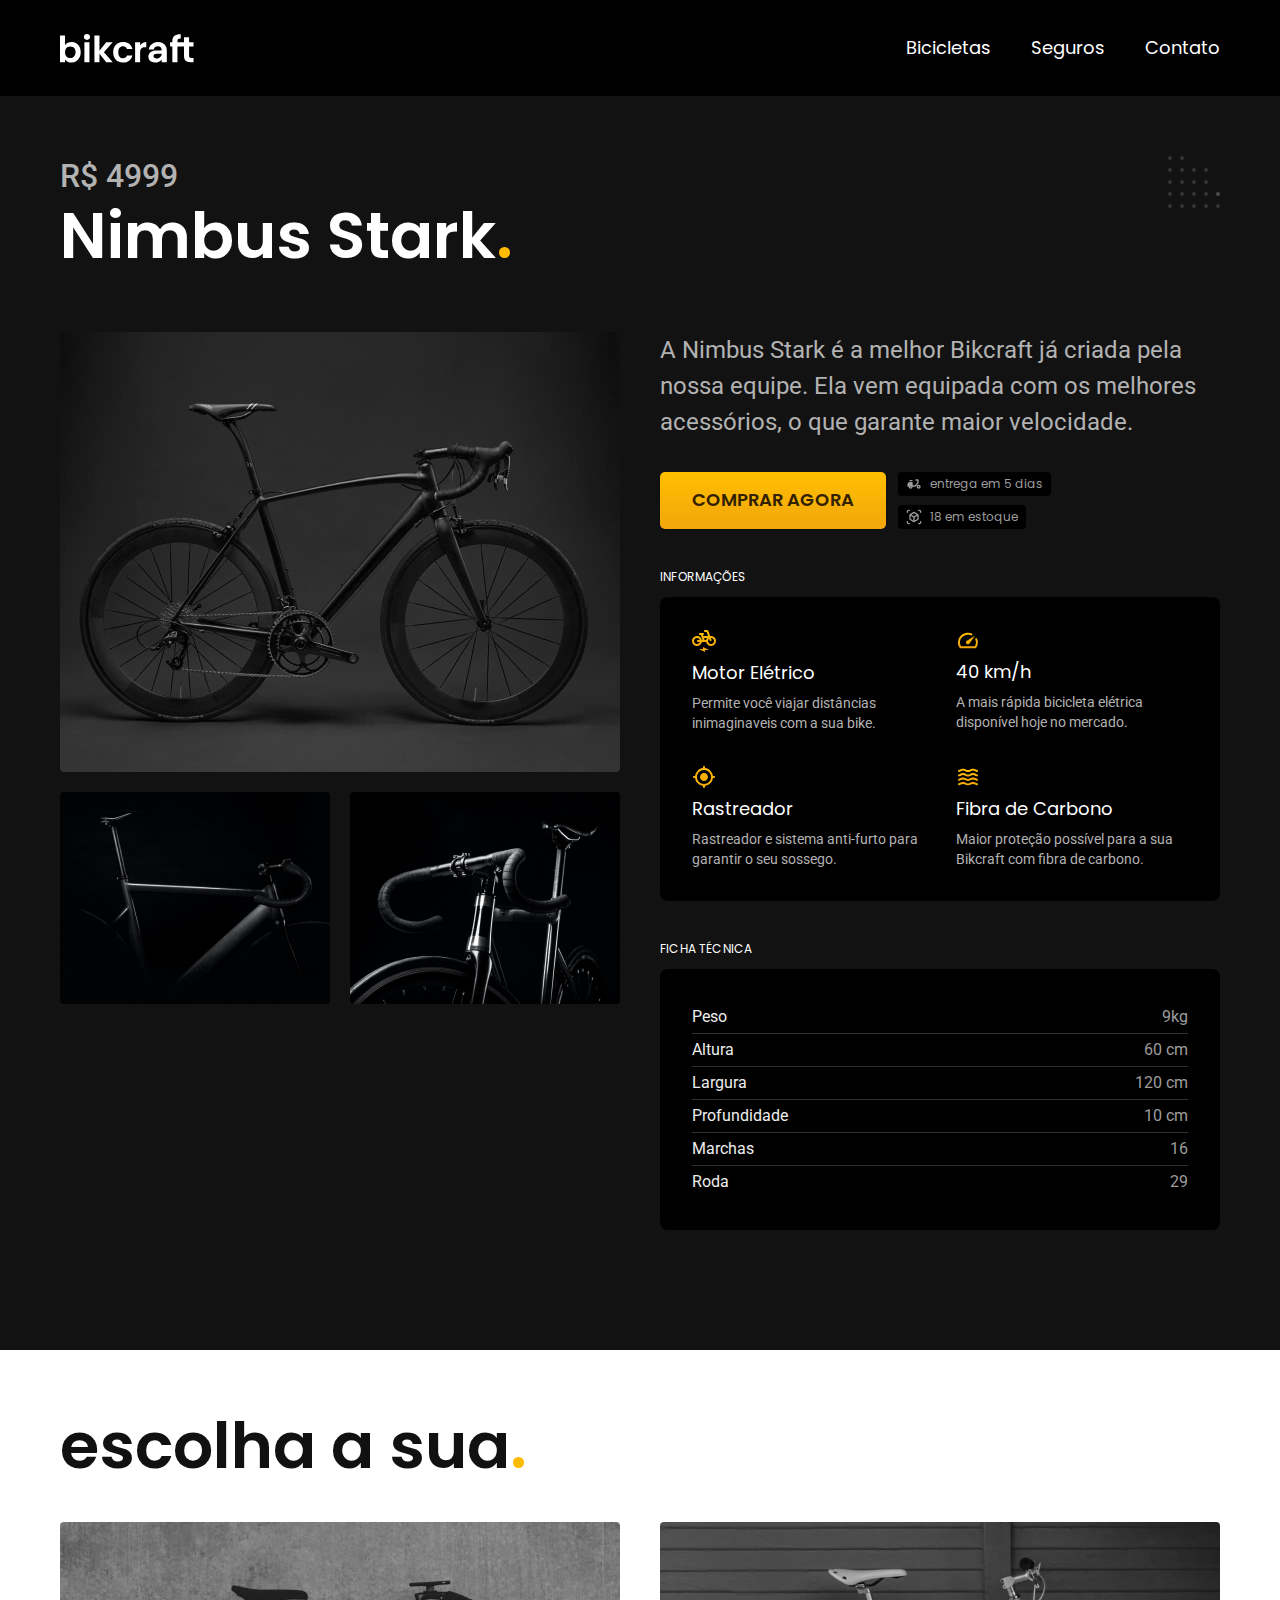
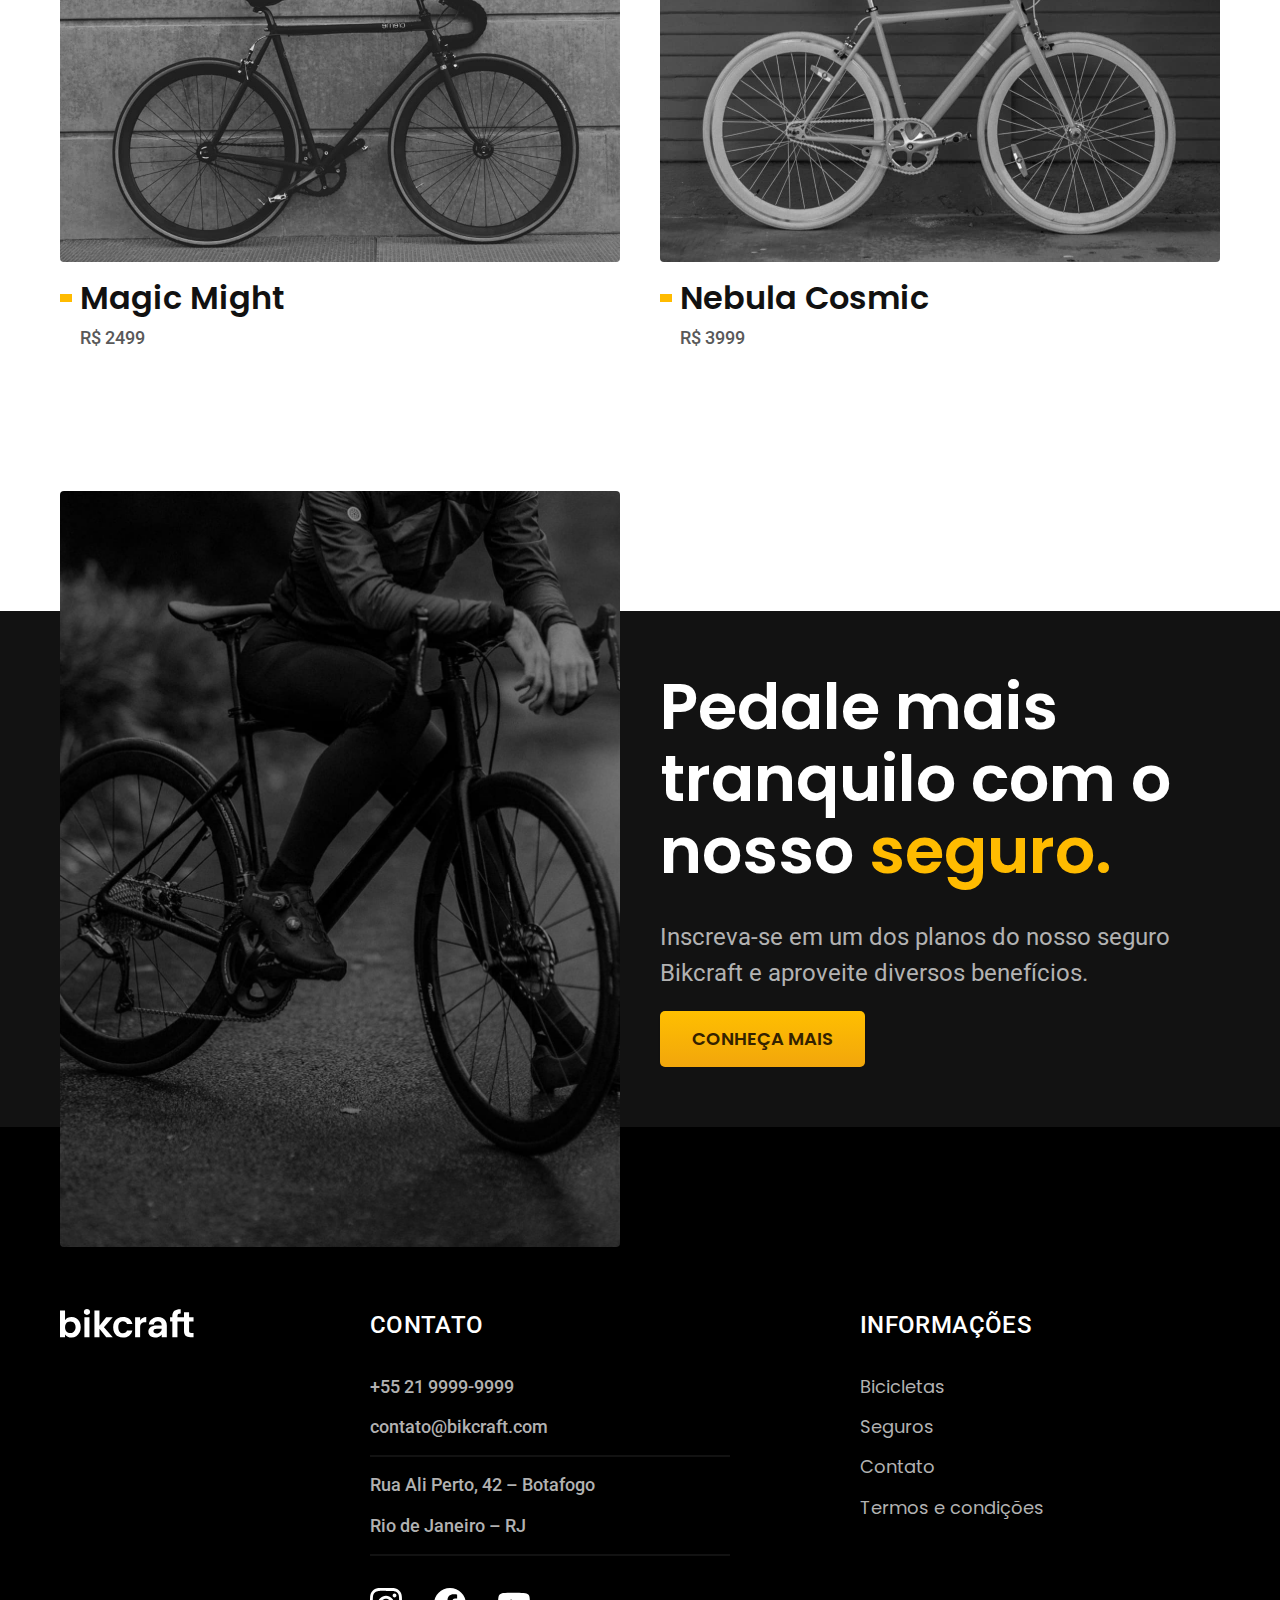
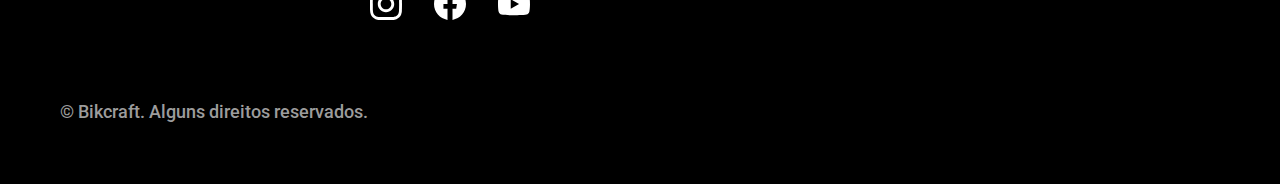
<file: bicicletas/nimbus.html>
<!DOCTYPE html>
<html lang="pt-br">

<head>
  <meta charset="UTF-8">
  <meta name="viewport" content="width=device-width, initial-scale=1.0">
  <title>Nimbus Stark</title>
  <meta name="description" content="Termos e condições da Bikcraft.">
  <link rel="shortcut icon" href="../favicon.svg" type="image/svg+xml">
  <link rel="stylesheet" href=".././css/style.min.css">
  <link rel="preconnect" href="https://fonts.googleapis.com">
  <link rel="preconnect" href="https://fonts.gstatic.com" crossorigin>
  <link href="https://fonts.googleapis.com/css2?family=Merriweather:ital,wght@1,900&family=Poppins:wght@400;600&family=Roboto:wght@400;500&display=swap" rel="stylesheet">
  <script>document.documentElement.classList.add("js");</script>
</head>

<body id="bicicleta">
  <header class="header-bg">
    <div class="container header">
      <a href=".././">
        <img src=".././img/bikcraft-logo.svg" alt="Bikcraft">
      </a>
      <nav aria-label="primaria">
        <ul class="header-menu font-1-m cor-00">
          <li><a href=".././bicicletas.html">Bicicletas</a></li>
          <li><a href=".././seguros.html">Seguros</a></li>
          <li><a href=".././contato.html">Contato</a></li>
        </ul>
      </nav>
    </div>
  </header>

  <main class="titulo-bg">
    <div>
      <div class="container titulo">
        <p class="font-2-xl cor-05">R$ 4999</p>
        <h1 class="font-1-xxl cor-00">Nimbus Stark<span class="cor-p-1">.</span></h1>
      </div>
    </div>
    <div class="bicicleta container">
      <div class="bicicleta-imagens">
        <img src="../img/bicicletas/nimbus-1.jpg" alt="Nimbus Stark">
        <img src="../img/bicicletas/detalhe-bicicleta-1.jpg" alt="Detalhe da bicicleta">
        <img src="../img/bicicletas/detalhe-bicicleta-2.jpg" alt="Detalhe da bicicleta">
      </div>
      <div class="bicicleta-conteudo">
        <p class="font-2-l cor-05">A Nimbus Stark é a melhor Bikcraft já criada pela nossa equipe. Ela vem equipada com os melhores acessórios, o que garante maior velocidade.</p>
        <div class="bicicleta-comprar">
          <a class="botao" href="../orcamento.html?tipo=bikcraft&produto=nimbus">Comprar agora</a>
          <span class="font-1-xs cor-06"><img src="../img/icones/entrega.svg" alt="">entrega em 5 dias</span>
          <span class="font-1-xs cor-06"><img src="../img/icones/estoque.svg" alt="">18 em estoque</span>
        </div>
        <h2 class="font-1-xs cor-00">informações</h2>
        <ul class="bicicleta-informacoes">
          <li>
            <img src="../img/icones/eletrica.svg" alt="">
            <h3 class="font-1-m cor-00">Motor Elétrico</h3>
            <p class="font-2-xs cor-05">Permite você viajar distâncias inimaginaveis com a sua bike.</p>
          </li>
          <li>
            <img src="../img/icones/velocidade.svg" alt="">
            <h3 class="font-1-m cor-00">40 km/h</h3>
            <p class="font-2-xs cor-05">A mais rápida bicicleta elétrica disponível hoje no mercado.</p>
          </li>
          <li>
            <img src="../img/icones/rastreador.svg" alt="">
            <h3 class="font-1-m cor-00">Rastreador</h3>
            <p class="font-2-xs cor-05">Rastreador e sistema anti-furto para garantir o seu sossego.</p>
          </li>
          <li>
            <img src="../img/icones/carbono.svg" alt="">
            <h3 class="font-1-m cor-00">Fibra de Carbono</h3>
            <p class="font-2-xs cor-05">Maior proteção possível para a sua Bikcraft com fibra de carbono.</p>
          </li>
        </ul>
        <h2 class="font-1-xs cor-00">Ficha técnica</h2>
        <ul class="bicicleta-ficha font-2-s cor-02">
          <li>Peso<span>9kg</span></li>
          <li>Altura<span>60 cm</span></li>
          <li>Largura<span>120 cm</span></li>
          <li>Profundidade<span>10 cm</span></li>
          <li>Marchas<span>16</span></li>
          <li>Roda<span>29</span></li>
        </ul>
      </div>
    </div>
  </main>

  <!-- Outras bicicletas -->
  <article class="container bicicletas-lista">
    <h2 class="font-1-xxl">escolha a sua<span class="cor-p-1">.</span></h2>
    <ul>
      <li>
        <a href="./magic.html">
          <img src="../img/bicicletas/magic.jpg" alt="Magic Might">
          <h3 class="font-1-xl">Magic Might</h3>
          <span class="font-2-m cor-08">R$ 2499</span>
        </a>
      </li>

      <li>
        <a href="./nebula.html">
          <img src="../img/bicicletas/nebula.jpg" alt="Nebula Cosmic">
          <h3 class="font-1-xl">Nebula Cosmic</h3>
          <span class="font-2-m cor-08">R$ 3999</span>
        </a>
      </li>
    </ul>
  </article>

  <article class="seguro-bg">
    <div class="seguro container">
      <div class="seguro-imagem">
        <img src="../img/fotos/seguros.jpg" alt="Pessoa na bicicleta">
      </div>
      <div class="seguro-conteudo">
        <h2 class="font-1-xxl cor-00">Pedale mais tranquilo com o nosso <span class="cor-p-1">seguro.</span></h2>
        <p class="font-2-l cor-05">Inscreva-se em um dos planos do nosso seguro Bikcraft e aproveite diversos benefícios.</p>
        <a class="botao" href="../seguros.html">Conheça mais</a>
      </div>
    </div>
  </article>

  <footer class="footer-bg">
    <div class="container footer">
      <a href=".././">
        <img src=".././img/bikcraft-logo.svg" alt="Bikcraft">
      </a>
      <div class="footer-contato">
        <h3 class="font-2-l-b cor-00">Contato</h3>
        <ul class="font-2-m cor-05">
          <li><a href="+5521999-999">+55 21 9999-9999</a></li>
          <li><a href="mailto:contato@bikcraft.com">contato@bikcraft.com</a></li>
          <li>Rua Ali Perto, 42 – Botafogo</li>
          <li>Rio de Janeiro – RJ</li>
        </ul>
        <div class="footer-redes">
          <a href=".././">
            <img src=".././img/redes-sociais/instagram.svg" alt="Instagram">
          </a>
          <a href=".././">
            <img src=".././img/redes-sociais/facebook.svg" alt="Facebook">
          </a>
          <a href=".././">
            <img src=".././img/redes-sociais/youtube.svg" alt="Youtube">
          </a>
        </div>
      </div>
      <div class="footer-informacoes">
        <h3 class="font-2-l-b cor-00">Informações</h3>
        <nav>
          <ul class="font-1-m cor-05">
            <li><a href=".././bicicletas.html">Bicicletas</a></li>
            <li><a href=".././seguros.html">Seguros</a></li>
            <li><a href=".././contato.html">Contato</a></li>
            <li><a href=".././termos.html">Termos e condições</a></li>
          </ul>
        </nav>
      </div>
      <p class="footer-copy font-2-m cor-06">© Bikcraft. Alguns direitos reservados.</p>
    </div>
  </footer>

  <script src="../js/script.js"></script>
</body>

</html>
</file>
<file: css/style.min.css>
.footer-bg{background-color:var(--cor-12)}.footer{display:grid;grid-template-columns:3fr 5fr 4fr;gap:40px;padding-top:60px;padding-bottom:60px}.footer h3{margin-bottom:32px}.footer-contato ul{margin-bottom:32px}.footer li{margin-bottom:16px}.footer-contato li:nth-child(even):after{content:"";display:block;max-width:360px;height:2px;background:var(--cor-11);margin-top:16px}.footer-redes{display:flex;gap:32px}.footer a:hover{color:var(--cor-00)}.footer-copy{grid-column:1/-1;margin-top:40px}@media (max-width:800px){.footer>a{display:none}.footer{grid-template-columns:1fr 1fr}}@media (max-width:600px){.footer{grid-template-columns:1fr;gap:60px}.footer-copy{margin-top:0}}body{margin:0;font-family:Arial,Helvetica,sans-serif;color:#111}h1,h2,h3,h4,p,ul{margin:0}ul{padding:0;list-style:none}a{text-decoration:none;color:inherit}img{max-width:100%;height:auto;display:block}img[src$=".jpg"]{border-radius:4px}blockquote{margin:0}dd{margin:0}.header-bg{background-color:var(--cor-12)}.header{display:flex;flex-wrap:wrap;gap:20px;justify-content:space-between;padding-top:20px;padding-bottom:20px;align-items:center}.header-menu{display:flex;flex-wrap:wrap;gap:40px}.header-menu a{display:inline-block;padding:16px 0;position:relative}.header-menu a:after{content:"";display:block;height:2px;width:0;background-color:var(--cor-00);margin-top:4px;transition:.3s;position:absolute}.header-menu a:hover::after{width:100%}.header-menu a.ativo::after{transition:none;width:100%;background-color:var(--cor-p-1)}@media (max-width:800px){.header-menu{gap:20px}.header-menu a{background-color:var(--cor-10);padding:12px 16px;border-radius:4px}.header-menu a:after{display:none}.header-menu a:hover{background-color:var(--cor-09)}}@media (max-width:600px){.header-menu{gap:12px}.header-menu a{padding:8px 12px;font-size:14px}}.container{box-sizing:border-box;max-width:1200px;padding-left:20px;padding-right:20px;margin-left:auto;margin-right:auto}.botao{display:inline-block;max-width:max-content;padding:16px 32px;background:linear-gradient(#ffbf00,#f2a60c);border-radius:5px;box-shadow:0 1px 2px rgba(0,0,0,.1);text-transform:uppercase;color:var(--cor-p-5);font:600 1.125rem/1.35 Poppins,sans-serif;border:none;cursor:pointer}.botao:hover{background:linear-gradient(#ffb60d,#e59317)}.botao.secundario{background:linear-gradient(#707070,#404040);color:var(--cor-05)}.botao.secundario:hover{background:linear-gradient(#7b7b7b,#4f4f4f)}.botao.seta{display:flex;align-items:center}.botao.seta::after{content:"";display:inline-block;width:18px;height:10px;margin-left:12px;background:url("../img/icones/seta-saiba-mais.svg");transition:transform .2s}.botao.seta:hover::after{transform:translateX(4px)}@media (max-width:600px){.botao{padding:12px 16px;font-size:1rem}}.link{display:inline-block;color:var(--cor-p-1);font:500 1.5rem/1.5 Poppins,sans-serif;text-transform:uppercase}.link::after{content:"";display:block;width:100%;height:2px;margin-top:-4px;background:currentColor}.link:hover{color:var(--cor-p-extra)}.titulo-bg{padding-top:60px;padding-bottom:60px;background:var(--cor-11)}.titulo{background:url("../img/decoradores/dec-top-right-grey.svg") no-repeat top right 20px}.titulo p{margin-bottom:4px}@media (max-width:800px){.titulo-bg{padding-top:40px;padding-bottom:40px}.titulo p{font-size:1rem;font-weight:500}}:root{--cor-00:#fff;--cor-01:#f7f7f7;--cor-02:#ededed;--cor-03:#dedede;--cor-04:#cccccc;--cor-05:#b2b2b2;--cor-06:#9c9c9c;--cor-07:#707070;--cor-08:#595959;--cor-09:#404040;--cor-10:#2e2e2e;--cor-11:#121212;--cor-12:#000;--cor-p-1:#ffbb00;--cor-p-2:#e5a40b;--cor-p-3:#a66f00;--cor-p-4:#664400;--cor-p-5:#332200;--cor-p-extra:#fea}.cor-00{color:var(--cor-00)}.cor-01{color:var(--cor-01)}.cor-02{color:var(--cor-02)}.cor-03{color:var(--cor-03)}.cor-04{color:var(--cor-04)}.cor-05{color:var(--cor-05)}.cor-06{color:var(--cor-06)}.cor-07{color:var(--cor-07)}.cor-08{color:var(--cor-08)}.cor-09{color:var(--cor-09)}.cor-10{color:var(--cor-10)}.cor-11{color:var(--cor-11)}.cor-12{color:var(--cor-12)}.cor-p-1{color:var(--cor-p-1)}.cor-p-2{color:var(--cor-p-2)}.cor-p-3{color:var(--cor-p-3)}.cor-p-4{color:var(--cor-p-4)}.cor-p-5{color:var(--cor-p-5)}.form{display:grid;grid-template-columns:1fr 1fr;gap:20px}.form label{display:block;font:400 1rem/1.5 Poppins,sans-serif;margin-bottom:4px}.form .col-2{grid-column:span 2}.form input[type=email],.form input[type=text],.form textarea{font:400 1rem/1.5 Roboto,sans-serif;background:var(--cor-01);border:1px solid var(--cor-02);padding:12px;border-radius:4px;width:100%;box-sizing:border-box}.form input[type=email]:focus,.form input[type=text]:focus,.form textarea:focus{outline:0;border-color:var(--cor-p-1);background:var(--cor-00);box-shadow:0 0 0 2px var(--cor-p-extra)}@media (max-width:600px){.form{grid-template-columns:1fr}.form .col-2{grid-column:1}}.font-1-xxl{font:600 4rem/1.125 Poppins,sans-serif}.font-1-xl{font:600 2rem/1.25 Poppins,sans-serif}.font-2-xl{font:500 2rem/1.25 Roboto,sans-serif}.font-1-l{font:400 1.5rem/1.5 Poppins,sans-serif}.font-2-l{font:400 1.5rem/1.5 Roboto,sans-serif}.font-2-l-b{font:500 1.5rem/1.5 Roboto,sans-serif;letter-spacing:.015em;text-transform:uppercase}.font-1-l-b{font:600 4rem/1.125 Poppins,sans-serif}.font-1-m{font:400 1.125rem/1.35 Poppins,sans-serif}.font-1-m-b{font:600 1.125rem/1.35 Poppins,sans-serif}.font-2-m{font:500 1.125rem/1.35 Roboto,sans-serif}.font-1-s{font:400 1rem/1.5 Poppins,sans-serif}.font-2-s{font:400 1rem/1.5 Roboto,sans-serif}.font-2-xs{font:400 0.875rem/1.43 Roboto,sans-serif}.font-1-xs{font:400 0.75rem/1.333 Poppins,sans-serif}@media (max-width:1200px){.font-1-xxl{font-size:3rem}.font-2-l,.font-2-l-b{font-size:1.25rem}}@media (max-width:800px){.font-1-xxl{font-size:2rem}.font-1-xl,.font-2-xl{font-size:1.5rem}}.js .fadeInDown{transform:translate3d(0,-20px,0)}.js .fadeInUp{transform:translate3d(0,20px,0)}.js .fadeInRight{transform:translate3d(20px,0,0)}.js .fadeInLeft{transform:translate3d(-20px,0,0)}.js [data-anime]{opacity:0}.js .anime{opacity:1;transform:none;transition:transform .8s,opacity .8s}.introducao-bg{background:var(--cor-12) url("../img/decoradores/dec-bottom-left-grey.svg") no-repeat bottom 140px left 20px;box-shadow:inset 0 -120px var(--cor-00)}.introducao{display:grid;grid-template-columns:1fr 1fr;gap:0 40px}.introducao-conteudo{align-self:end;padding-bottom:200px}.introducao img{width:100%;height:100%;object-fit:cover}.introducao h1{margin-bottom:32px}.introducao p{margin-bottom:20px}@media (max-width:800px){.introducao-bg{background:var(--cor-11);padding-top:40px;box-shadow:inset 0 -60px var(--cor-00)}.introducao{grid-template-columns:1fr;gap:32px}.introducao-conteudo{padding-bottom:0}.introducao h1{margin-bottom:16px}.introducao img{height:300px;width:100%}}.tecnologia-bg{background:var(--cor-11);box-shadow:inset 0 80px var(--cor-00),inset 0 -80px var(--cor-00)}.tecnologia{display:grid;grid-template-columns:1fr 1fr;gap:40px}.tecnologia-imagem img{width:100%;height:100%;object-fit:cover;object-position:left}.tecnologia-conteudo{padding-top:160px;padding-bottom:160px}.tecnologia-conteudo>span{display:block;margin-bottom:20px}.tecnologia-conteudo h2{margin-bottom:32px}.tecnologia-conteudo>p{margin-bottom:32px}.tecnologia a{margin-bottom:80px}.tecnologia-vantagens{display:flex;gap:40px}.tecnologia-vantagens h3{margin-bottom:8px;width:max-content}.tecnologia-vantagens h3{margin-bottom:8px}.tecnologia-vantagens img{width:24px;margin-bottom:8px}@media (max-width:800px){.tecnologia-bg{box-shadow:initial}.tecnologia{grid-template-columns:1fr}.tecnologia-conteudo{padding-top:60px;padding-bottom:60px}.tecnologia-imagem{display:none}.tecnologia a{margin-bottom:60px}}@media (max-width:600px){.tecnologia-vantagens{flex-direction:column}}.parceiros{padding-top:60px;padding-bottom:120px}.parceiros h2{margin-bottom:60px}.parceiros img{margin:auto}.parceiros ul{display:grid;grid-template-columns:repeat(4,1fr);max-width:1400px;margin:0 auto;padding:0 20px}.parceiros li{display:flex;padding:32px;border-left:2px solid var(--cor-02)}.parceiros li:first-child,.parceiros li:nth-child(5){border-left:none}.parceiros li:nth-child(n+5){border-top:2px solid var(--cor-02)}@media (max-width:800px){.parceiros{padding-bottom:60px}.parceiros li{padding:20px}.parceiros h2{margin-bottom:20px}.parceiros ul{grid-template-columns:repeat(2,1fr)}.parceiros li:nth-child(n+3){border-top:2px solid var(--cor-02)}.parceiros li:nth-child(odd){border-left:none}}.depoimento{display:grid;grid-template-columns:1fr 1fr;background:var(--cor-p-1);overflow:hidden}.depoimento img{width:100%;height:100%;object-fit:cover;border-radius:0}.depoimento-conteudo{padding:40px 40px 80px 80px;align-self:end;background:url("../img/decoradores/dec-top-left-p2.svg") no-repeat top 20px left 20px,url("../img/decoradores/dec-bottom-right-p2.svg") no-repeat bottom 20px right 20px}.depoimento-conteudo p{font-family:Merriweather,serif;font-style:italic;font-weight:900;margin-bottom:32px;max-width:32ch;position:relative}.depoimento p::after,.depoimento p::before{font-size:5rem;color:var(--cor-p-2);position:absolute}.depoimento p::before{content:"“";left:-50px;top:-20px}.depoimento p::after{content:"”"}@media (min-width:1200px){.depoimento img{max-height:520px}}@media (max-width:800px){.depoimento{grid-template-columns:1fr;text-align:center}.depoimento img{max-height:200px}.depoimento-conteudo{padding:40px 20px;justify-self:center}}.bicicletas-lista{padding-top:60px;padding-bottom:120px}.bicicletas-lista h2{margin-bottom:40px}.bicicletas-lista ul{display:flex;gap:40px;padding:0 20px 20px 20px;max-width:1400px;margin-left:auto;margin-right:auto;overflow-x:auto}#bicicleta .bicicletas-lista ul{padding:0 0 20px 0}.bicicletas-lista li{min-width:280px}.bicicletas-lista a{display:block}.bicicletas-lista img{margin-bottom:16px}.bicicletas-lista h3{margin-bottom:8px;display:flex;align-items:center}.bicicletas-lista h3:before{content:"";display:inline-block;background-color:var(--cor-p-1);height:8px;width:12px;margin-right:8px;transition:width .2s}.bicicletas-lista a:hover h3:before{width:24px}.bicicletas-lista li span{padding-left:20px}@media (max-width:800px){.bicicleta-lista{padding-bottom:60px}.bicicleta-lista ul{gap:20px}}.bicicletas-bg{background:linear-gradient(to right,var(--cor-00) 20%,var(--cor-11) 0)}.bicicletas{display:grid;grid-template-columns:1fr 1fr;gap:40px;padding-top:60px;padding-bottom:60px;background:url("../img/decoradores/dec-top-right-grey.svg") no-repeat top 20px right 20px}.bicicletas-imagem{display:grid}.bicicletas-imagem img{grid-area:1/1}.bicicletas-imagem span{grid-area:1/1;place-self:start end;margin-top:20px;display:inline-block;background:var(--cor-12);padding:8px 16px 8px 8px;border-radius:4px 0 0 4px}.bicicletas-conteudo{display:grid;grid-template-columns:1fr auto;align-content:start}.bicicletas h2,.bicicletas p{grid-column:1/-1}.bicicletas h2{margin-bottom:20px}.bicicletas h2::before{content:"";display:block;width:12px;height:8px;background:var(--cor-p-1);margin-bottom:8px}.bicicletas p{margin-bottom:32px}.bicicletas a{place-self:end}.bicicletas li{display:flex;align-items:center}.bicicletas ul{display:grid;gap:16px}.bicicletas-conteudo img{width:24px;margin-right:8px}@media (min-width:1600px){.bicicletas-bg{background:linear-gradient(to right,var(--cor-00) 30%,var(--cor-11) 0)}}@media (max-width:800px){.bicicletas-bg{background:var(--cor-11)}.bicicletas{grid-template-columns:1fr;gap:20px;max-width:600px;padding-top:40px;padding-bottom:40px}}@media (max-width:600px){.bicicletas-conteudo{grid-template-columns:1fr}.bicicletas ul{font-size:1rem;grid-template-columns:1fr 1fr;margin-bottom:32px}.bicicletas a{place-self:start}}.bicicleta{display:grid;grid-template-columns:1fr 1fr;align-items:start;gap:40px;padding-top:60px;padding-bottom:60px}#bicicleta .titulo p{text-transform:uppercase}.bicicleta-imagens{display:flex;flex-wrap:wrap;gap:20px}.bicicleta-imagens img{flex:1;min-width:200px}.bicicleta-imagens img:first-child{min-width:100%}.bicicleta-conteudo>p{margin-bottom:32px}.bicicleta-comprar{display:grid;grid-template-columns:max-content auto;align-items:center;justify-items:start;gap:8px 12px;margin-bottom:40px}.bicicleta-comprar a{grid-row:span 2}.bicicleta-comprar span{display:flex;align-items:center;background:var(--cor-12);gap:8px;padding:4px 8px;border-radius:4px}.bicicleta-conteudo h2{text-transform:uppercase;letter-spacing:.015em;margin-bottom:12px}.bicicleta-ficha,.bicicleta-informacoes{padding:32px;background-color:var(--cor-12);border-radius:8px}.bicicleta-informacoes{margin-bottom:40px;display:grid;grid-template-columns:1fr 1fr;gap:32px}.bicicleta-informacoes img{width:24px;margin-bottom:8px}.bicicleta-informacoes h3{margin-bottom:8px}.bicicleta-ficha li{padding:4px 0;display:flex;justify-content:space-between;border-bottom:1px solid var(--cor-10)}.bicicleta-ficha li:last-child{border-bottom:none}.bicicleta-ficha span{color:var(--cor-06)}@media (max-width:800px){.bicicleta{grid-template-columns:1fr;padding-top:40px;padding-bottom:40px}.bicicleta-imagens{grid-row:2}}@media (max-width:400px){.bicicleta-comprar,.bicicleta-informacoes{grid-template-columns:1fr}}.seguro-bg{background:var(--cor-11);box-shadow:inset 0 120px var(--cor-00),inset 0 -120px var(--cor-12)}.seguro{display:grid;grid-template-columns:1fr 1fr;gap:40px}.seguro-imagem img{width:100%;height:100%;object-fit:cover}.seguro-conteudo{padding-top:180px;padding-bottom:180px}.seguro h2{margin-bottom:32px}.seguro p{margin-bottom:20px}@media (max-width:800px){.seguro-bg{box-shadow:inset 0 -60px var(--cor-12)}.seguro{grid-template-columns:1fr}.seguro img{height:260px;object-position:top}.seguro-conteudo{grid-row:1;padding-top:40px;padding-bottom:0}}.seguros-bg{background:var(--cor-11)}.seguros{padding-top:60px;padding-bottom:60px;display:grid;grid-template-columns:1fr 1fr;gap:40px;align-items:center}.seguros h2{grid-column:1/-1}.seguros-item{background-color:var(--cor-12);padding:32px 32px 32px 60px;border:1px solid var(--cor-10);border-radius:10px;display:grid;grid-template-columns:1fr auto}.seguros-item h3{margin-bottom:40px}.seguros-item span{grid-column:2;display:block;text-align:right}.seguros-item span span{margin-top:-6px}.seguros-item ul{grid-column:1/-1;margin-bottom:32px}.seguros-item li{display:flex;align-items:center;position:relative}.seguros-item li+li{margin-top:20px}.seguros-item li::before{content:"";display:inline-block;width:17px;height:11px;background-image:url("../img/icones/check-lista.svg");position:absolute;left:-25px}.seguros-item a{grid-column:1/-1}@media (max-width:800px){.seguros{grid-template-columns:1fr}}#seguros .seguros{padding-top:0}.vantagens-bg{background:var(--cor-12)}.vantagens{padding-top:120px;padding-bottom:120px}.vantagens h2{margin-bottom:60px}.vantagens ul{display:grid;grid-template-columns:repeat(auto-fit,minmax(200px,max-content));gap:40px 80px;padding-top:40px;padding-bottom:40px}.vantagens h3,.vantagens img{margin-bottom:8px}@media (max-width:800px){.vantagens{padding-top:60px;padding-bottom:60px}.vantagens h2{margin-bottom:40px}}@media (min-width:1000px){.vantagens ul{grid-template-columns:repeat(auto-fit,minmax(260px,max-content))}}.perguntas{padding-top:120px;padding-bottom:120px}.perguntas h2{margin-bottom:120px}.perguntas dl>div{padding:20px;border-radius:4px}.perguntas dl>div:nth-child(odd){background:var(--cor-01)}.perguntas button{display:grid;grid-template-columns:auto 1fr auto;align-items:center;gap:8px;cursor:pointer;border:none;background:0 0;width:100%;text-align:left}.perguntas button::before{content:"";display:inline-block;width:12px;height:8px;background-color:var(--cor-p-1)}.perguntas button::after{content:"";display:inline-block;width:14px;height:8px;background-image:url("../img/icones/seta-abrir.svg");transition:.3s}.perguntas button:hover::after,.perguntas button[aria-expanded=true]::after{transform:rotate(180deg)}.js .perguntas dd{display:none}.js .perguntas dd.ativa{display:block}.perguntas dd{padding-left:20px;padding-top:16px;max-width:80ch}@media (max-width:800px){.perguntas{padding-top:60px;padding-bottom:60px}.perguntas h2{margin-bottom:40px}}.termos{padding-top:80px;padding-bottom:80px;max-width:max-content}.termos h2{font-weight:600;margin-bottom:20px}.termos p+h2{margin-top:40px}.termos p{max-width:75ch;margin-bottom:24px}#contato{background:linear-gradient(var(--cor-11) 600px,var(--cor-01) 0)}.contato{display:grid;grid-template-columns:5fr 7fr}.contato-dados,.contato-formulario{padding:60px;box-shadow:0 1px 2px rgba(0,0,0,.1)}.contato-dados{background:var(--cor-12) url("../img/decoradores/dec-bottom-left-grey.svg") no-repeat bottom 20px left 20px;border-radius:5px 0 0 5px}.contato-formulario{border-radius:0 5px 5px 0;background:var(--cor-00) url("../img/decoradores/dec-bottom-right-grey.svg") no-repeat bottom 20px right 20px}.contato-dados h2{margin-bottom:60px}.contato-endereco{margin-bottom:32px;padding-left:28px;background:url("../img/icones/local.svg") no-repeat 0 2px}.contato-endereco p{margin-bottom:8px}.contato-meios a{display:block;max-width:max-content;margin-bottom:8px;padding-left:28px}.contato-meios a:hover{color:var(--cor-00)}.contato-meios a:first-child{background:url("../img/icones/email.svg") no-repeat 0 2px}.contato-meios a:nth-child(2){margin-bottom:32px}.contato-meios a:last-child{background:url("../img/icones/telefone.svg") no-repeat 0 2px;margin-bottom:60px}.contato-redes{display:flex;gap:32px;padding-left:28px}@media (max-width:800px){.contato{grid-template-columns:1fr}.contato-dados,.contato-formulario{padding:20px}.contato-dados{border-radius:5px 5px 0 0;background:var(--cor-12) url("../img/decoradores/dec-bottom-right-grey.svg") no-repeat bottom 20px right 20px}.contato-formulario{border-radius:0 0 5px 5px}.contato-dados h2,.contato-meios a:last-child{margin-bottom:32px}.contato-redes{margin-bottom:12px}}.lojas{display:grid;grid-template-columns:1fr 1fr;gap:0 40px;padding-top:120px;padding-bottom:120px}.lojas h2{grid-column:1/-1;margin-bottom:60px}.lojas img{border-radius:4px 4px 0 0}.lojas-item{border-radius:4px;background:var(--cor-00);box-shadow:0 1px 2px rgba(0,0,0,.1)}.lojas-conteudo{display:grid;grid-template-columns:1fr 1fr;gap:32px 16px;padding:32px}.lojas-conteudo h3,.lojas-tempo{grid-column:1/-1}.lojas-dados{display:grid;gap:8px;border-left:2px solid var(--cor-02);padding-left:12px}.lojas-tempo{display:flex;align-items:center;gap:8px}@media (max-width:800px){.lojas{gap:20px;padding-top:60px;padding-bottom:60px}.lojas h2{margin-bottom:32px}.lojas-conteudo{grid-template-columns:1fr}}@media (max-width:600px){.lojas{grid-template-columns:1fr}}#orcamento{background:linear-gradient(var(--cor-11) 600px,var(--cor-01) 0)}.orcamento{display:grid;grid-template-columns:5fr 7fr;padding-bottom:120px}.orcamento h2{text-transform:uppercase;position:relative;display:flex;align-items:center}.orcamento h2::before{content:"";display:inline-block;width:4px;height:8px;background:var(--cor-p-1);position:absolute;left:-12px}.orcamento-dados,.orcamento-produto{padding:60px;box-shadow:0 1px 2px rgba(0,0,0,.1)}.orcamento-produto{border-radius:5px 0 0 5px;display:grid;grid-template-columns:1fr 1fr;gap:20px;align-content:start;background:var(--cor-12) url("../img/decoradores/dec-bottom-left-grey.svg") no-repeat bottom 20px left 20px}.orcamento-produto>*{grid-column:1/-1}.orcamento-produto>label{grid-column:initial}.orcamento-produto label{font:400 1rem/1.5 Poppins,sans-serif;color:var(--cor-04);background:var(--cor-10);padding:12px 16px;border-radius:4px;cursor:pointer;display:grid;grid-template-columns:auto 1fr auto;align-items:center;border:1px solid var(--cor-10)}.orcamento-produto label::before{content:"";display:inline-block;box-sizing:border-box;width:12px;height:12px;border:1px solid var(--cor-06);border-radius:50%;margin-right:8px}.orcamento-produto input:checked+label::before{border-color:var(--cor-07);box-shadow:inset 0 0 0 2px var(--cor-00),inset 0 0 0 7px var(--cor-07)}.orcamento-produto label:hover{background-color:var(--cor-09);border-color:var(--cor-09)}.orcamento-produto input:focus+label{box-shadow:0 0 0 2px var(--cor-p-1);border-color:var(--cor-12)}.orcamento-produto label span{display:none}.orcamento-produto input:checked+label span{display:inline-block}.orcamento-produto input:checked+label{background-color:var(--cor-00);color:var(--cor-11)}.orcamento-produto input{opacity:0;position:absolute;pointer-events:none}.orcamento-dados{border-radius:0 5px 5px 0;background:var(--cor-00) url("../img/decoradores/dec-bottom-right-grey.svg") no-repeat bottom 20px right 20px}.orcamento-conteudo{display:none}.orcamento-conteudo h2,.orcamento-dados h2:nth-of-type(n+2){margin-top:20px}#bikcraft:checked~#orcamento-bikcraft,#seguro:checked~#orcamento-seguro{display:grid;gap:20px}.orcamento-detalhes{display:none;background:var(--cor-00);padding:20px;grid-template-columns:1fr 1fr;border-radius:4px;align-items:center}.orcamento-detalhes li{display:flex;align-items:center;margin-bottom:8px}.orcamento-detalhes li img{width:16px;margin-right:8px}.orcamento-produto input:checked+label+.orcamento-detalhes{display:grid}@media (max-width:1200px){.orcamento-dados,.orcamento-produto{padding:32px}}@media (max-width:800px){.orcamento{grid-template-columns:1fr}.orcamento-dados{border-radius:0 0 5px 5px}.orcamento-produto{border-radius:5px 5px 0 0;background:var(--cor-12)}}@media (max-width:400px){.orcamento-produto{grid-template-columns:1fr}}
</file>
